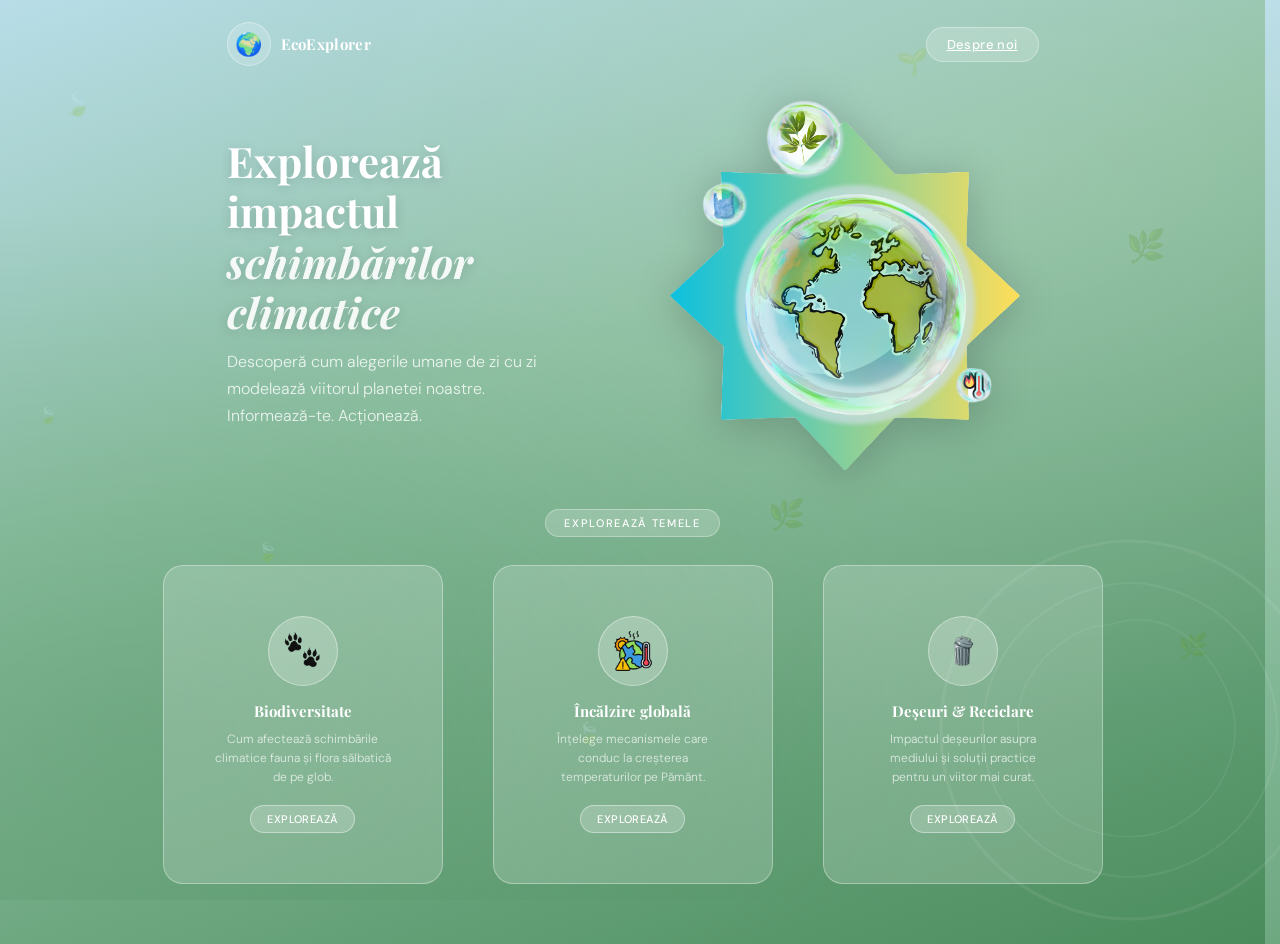
<file: index.html>
<!DOCTYPE html>
<html lang="ro">
<head>
<meta charset="UTF-8">
<meta name="viewport" content="width=device-width, initial-scale=1.0">
<title>Climate Impact</title>
<link href="https://fonts.googleapis.com/css2?family=Playfair+Display:ital,wght@0,700;1,400&family=DM+Sans:wght@300;400;500&display=swap" rel="stylesheet">
<link rel="stylesheet" href="style.css">
</head>
<body>

<!-- Floating leaves -->
<div class="leaves-bg">
  <div class="leaf">🍃</div>
  <div class="leaf">🌿</div>
  <div class="leaf">🍃</div>
  <div class="leaf">🌱</div>
  <div class="leaf">🍃</div>
  <div class="leaf">🌿</div>
  <div class="leaf">🍃</div>
  <div class="leaf">🌿</div>
</div>

<!-- Decorative swirl -->
<svg class="swirl-overlay" viewBox="0 0 400 400" fill="none" xmlns="http://www.w3.org/2000/svg">
  <path d="M200 20 C280 20, 380 80, 380 200 C380 320, 280 380, 200 380 C120 380, 20 320, 20 200 C20 80, 120 20, 200 20" stroke="white" stroke-width="3" fill="none"/>
  <path d="M200 60 C260 60, 340 110, 340 200 C340 290, 260 340, 200 340 C140 340, 60 290, 60 200 C60 110, 140 60, 200 60" stroke="white" stroke-width="2" fill="none"/>
  <path d="M180 100 Q240 80, 280 140 Q320 200, 280 260 Q240 310, 180 300 Q120 290, 100 230 Q80 170, 120 130 Q150 100, 180 100" stroke="white" stroke-width="1.5" fill="none"/>
</svg>


<div class="wrapper">

  <!-- Top bar -->
  <nav class="topbar">
    <div class="logo-badge">
      <div class="globe-icon">🌍</div>
      <div class="logo-text">
        EcoExplorer
      </div>
    </div>
   <a href="despre_noi.html" class="nav-btn">Despre noi</a>
  </nav>

  <!-- Hero -->
  <section class="hero">
    <div class="hero-text">
      <h1>Explorează impactul<br><em>schimbărilor climatice</em></h1>
      <p>Descoperă cum alegerile umane de zi cu zi modelează viitorul planetei noastre. Informează-te. Acționează.</p>
    
    </div>

    <div class="globe-area">
      <div class="globe-ring">
        <span class="globe-emoji"><img src="Copy of whatever (1).png" alt=""></span>
      </div>
    </div>
  </section>

  <!-- Section label -->
  <div class="section-label">
    <span>Explorează temele</span>
  </div>

  <!-- Cards -->
  <div class="cards-row">

    <div class="card">
      <div class="card-icon-wrap"><img src="paw_print-removebg-preview.png" alt=""></div>
      <h3>Biodiversitate</h3>
      <p>Cum afectează schimbările climatice fauna și flora sălbatică de pe glob.</p>
      <a href="biodiversitate.html" class="card-btn">Explorează</a>
    </div>

    <div class="card">
      <div class="card-icon-wrap"><img src="65c8e0c834f3232aae73b54afe00fd5b-removebg-preview.png" alt=""></div>
      <h3>Încălzire globală</h3>
      <p>Înțelege mecanismele care conduc la creșterea temperaturilor pe Pământ.</p>
      <a href="incalzire-globala.html" class="card-btn">Explorează</a>
    </div>

    <div class="card">
      <div class="card-icon-wrap"><img src="39b22a6a39babe75252fdffeebe4e103-removebg-preview.png" alt=""></div>
      <h3>Deșeuri & Reciclare</h3>
      <p>Impactul deșeurilor asupra mediului și soluții practice pentru un viitor mai curat.</p>
      <a href="deșeuri-reciclare.html" class="card-btn">Explorează</a>
    </div>

  </div>
<html>
</file>
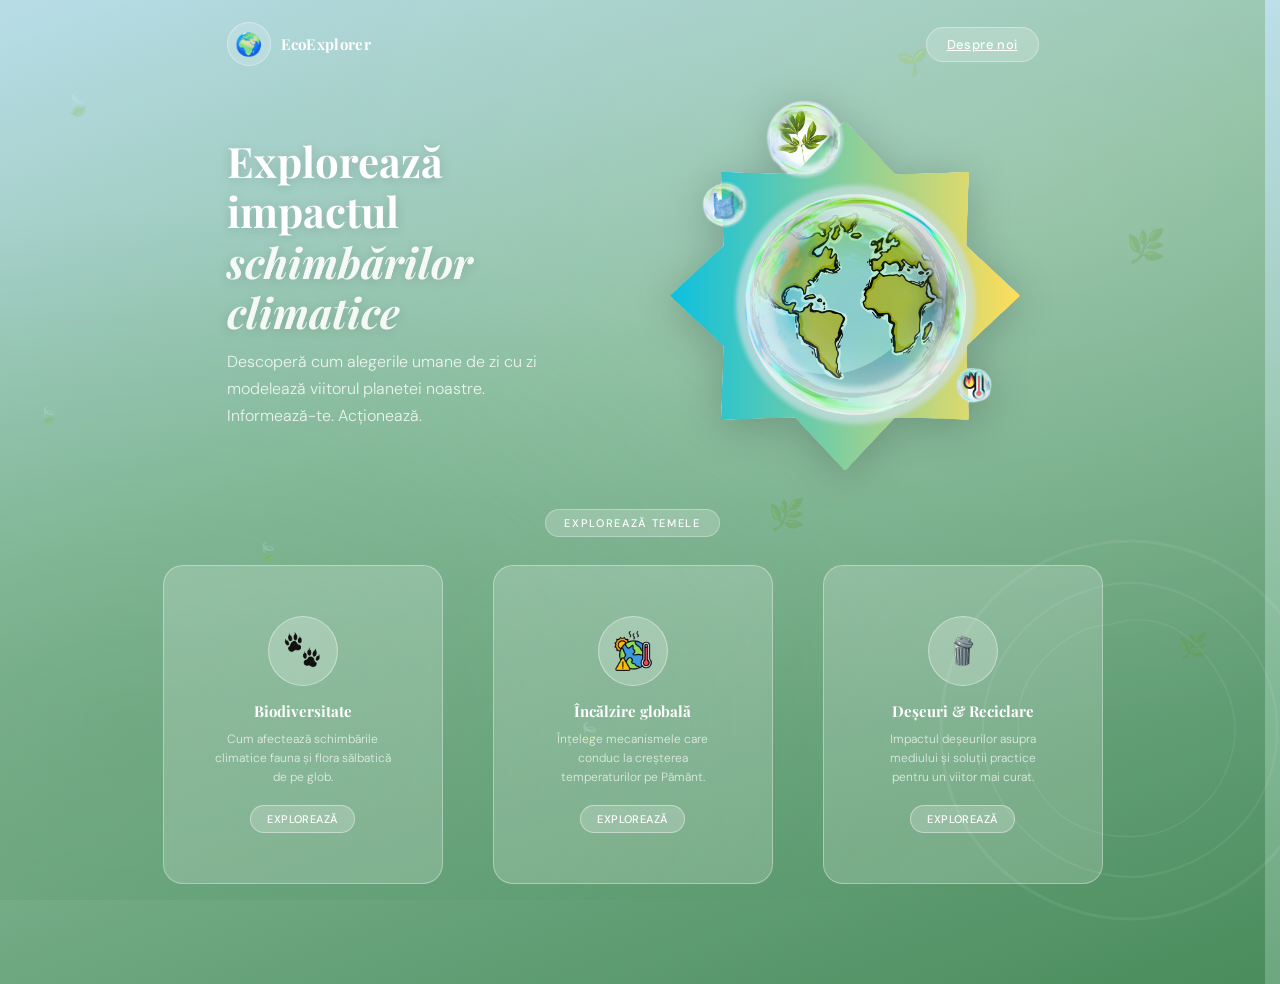
<file: index.HTML>
<!DOCTYPE html>
<html lang="ro">
<head>
<meta charset="UTF-8">
<meta name="viewport" content="width=device-width, initial-scale=1.0">
<title>Climate Impact</title>
<link href="https://fonts.googleapis.com/css2?family=Playfair+Display:ital,wght@0,700;1,400&family=DM+Sans:wght@300;400;500&display=swap" rel="stylesheet">
<link rel="stylesheet" href="style.css">
</head>
<body>

<!-- Floating leaves -->
<div class="leaves-bg">
  <div class="leaf">🍃</div>
  <div class="leaf">🌿</div>
  <div class="leaf">🍃</div>
  <div class="leaf">🌱</div>
  <div class="leaf">🍃</div>
  <div class="leaf">🌿</div>
  <div class="leaf">🍃</div>
  <div class="leaf">🌿</div>
</div>

<!-- Decorative swirl -->
<svg class="swirl-overlay" viewBox="0 0 400 400" fill="none" xmlns="http://www.w3.org/2000/svg">
  <path d="M200 20 C280 20, 380 80, 380 200 C380 320, 280 380, 200 380 C120 380, 20 320, 20 200 C20 80, 120 20, 200 20" stroke="white" stroke-width="3" fill="none"/>
  <path d="M200 60 C260 60, 340 110, 340 200 C340 290, 260 340, 200 340 C140 340, 60 290, 60 200 C60 110, 140 60, 200 60" stroke="white" stroke-width="2" fill="none"/>
  <path d="M180 100 Q240 80, 280 140 Q320 200, 280 260 Q240 310, 180 300 Q120 290, 100 230 Q80 170, 120 130 Q150 100, 180 100" stroke="white" stroke-width="1.5" fill="none"/>
</svg>

<div class="wrapper">

  <!-- Top bar -->
  <nav class="topbar">
    <div class="logo-badge">
      <div class="globe-icon">🌍</div>
      <div class="logo-text">
        EcoExplorer
      </div>
    </div>
   <a href="#despre-noi" class="nav-btn">Despre noi</a>
  </nav>

  <!-- Hero -->
  <section class="hero">
    <div class="hero-text">
      <h1>Explorează impactul<br><em>schimbărilor climatice</em></h1>
      <p>Descoperă cum alegerile umane de zi cu zi modelează viitorul planetei noastre. Informează-te. Acționează.</p>
    
    </div>

    <div class="globe-area">
      <div class="globe-ring">
        <span class="globe-emoji"><img src="Copy of whatever (1).png" alt=""></span>
      </div>
    </div>
  </section>

  <!-- Section label -->
  <div class="section-label">
    <span>Explorează temele</span>
  </div>

  <!-- Cards -->
  <div class="cards-row">

    <div class="card">
      <div class="card-icon-wrap"><img src="paw_print-removebg-preview.png" alt=""></div>
      <h3>Biodiversitate</h3>
      <p>Cum afectează schimbările climatice fauna și flora sălbatică de pe glob.</p>
      <a href="biodiversitate.html" class="card-btn">Explorează</a>
    </div>

    <div class="card">
      <div class="card-icon-wrap"><img src="65c8e0c834f3232aae73b54afe00fd5b-removebg-preview.png" alt=""></div>
      <h3>Încălzire globală</h3>
      <p>Înțelege mecanismele care conduc la creșterea temperaturilor pe Pământ.</p>
      <a href="incalzire-globala.html" class="card-btn">Explorează</a>
    </div>

    <div class="card">
      <div class="card-icon-wrap"><img src="39b22a6a39babe75252fdffeebe4e103-removebg-preview.png" alt=""></div>
      <h3>Deșeuri & Reciclare</h3>
      <p>Impactul deșeurilor asupra mediului și soluții practice pentru un viitor mai curat.</p>
      <a href="deșeuri-reciclare.html" class="card-btn">Explorează</a>
    </div>

  </div>

  <!-- Footer pills -->
  <div class="footer-strip">
  

</div>

</body>
</html>
</file>
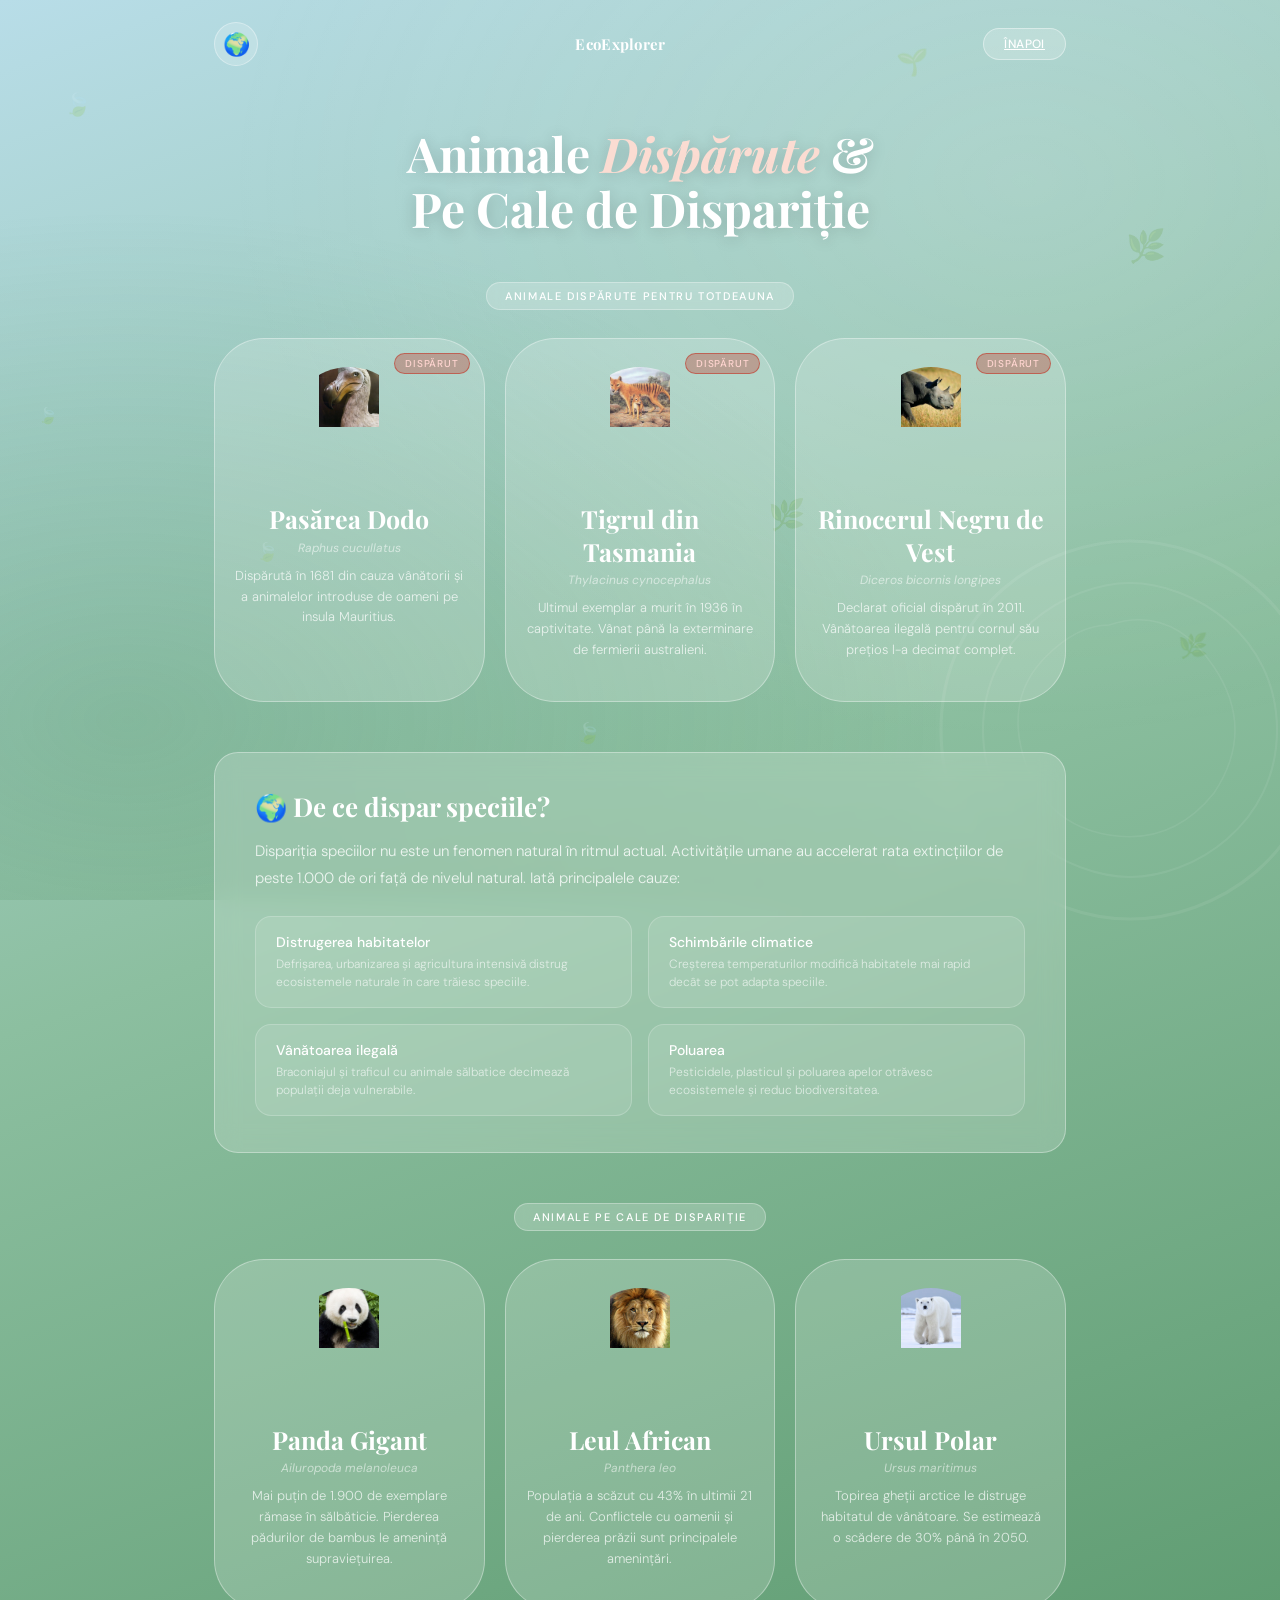
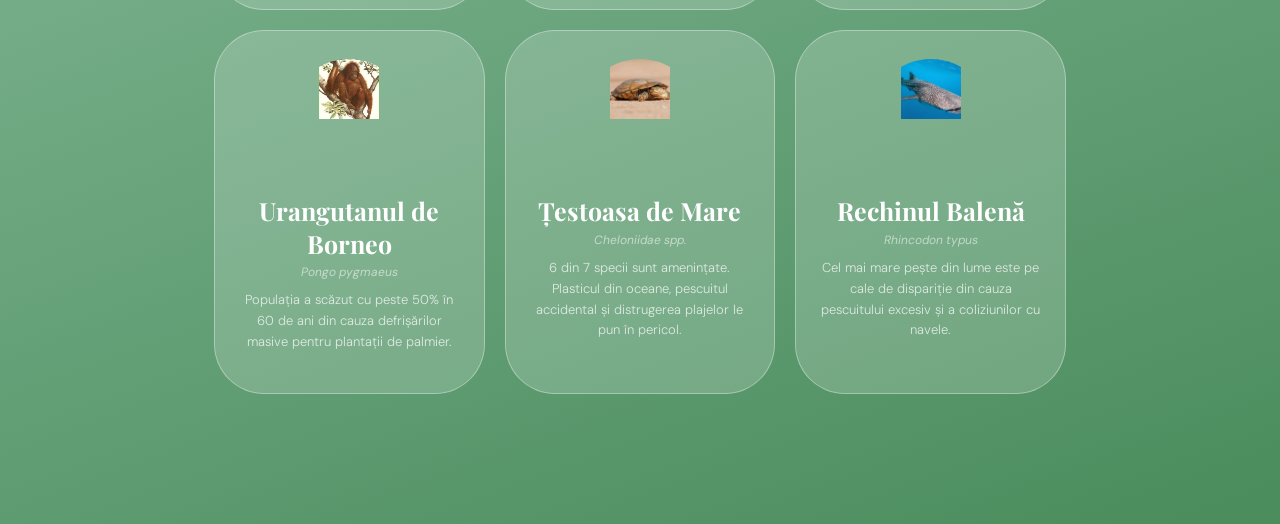
<file: biodiversitate.html>
<!DOCTYPE html>
<html lang="ro">
<head>
<meta charset="UTF-8">
<meta name="viewport" content="width=device-width, initial-scale=1.0">
<title>Animale Dispărute & Pe Cale de Dispariție</title>
<link href="https://fonts.googleapis.com/css2?family=Playfair+Display:ital,wght@0,700;1,400&family=DM+Sans:wght@300;400;500&display=swap" rel="stylesheet">
<style>
  :root {
    --green-deep: #2d5a3d;
    --green-mid: #4a8c5c;
    --green-light: #7dbf8e;
    --sky-blue: #a8d4e6;
    --gold: #c8a84b;
    --red-warn: #c0392b;
    --orange-warn: #e67e22;
    --glass-bg: rgba(255,255,255,0.18);
    --glass-border: rgba(255,255,255,0.35);
  }

  * { margin: 0; padding: 0; box-sizing: border-box; }

  body {
    font-family: 'DM Sans', sans-serif;
    background: linear-gradient(160deg, #b8dde8 0%, #8cbfa0 40%, #4a8c5c 100%);
    min-height: 100vh;
    overflow-x: hidden;
    position: relative;
  }

  body::before {
    content: '';
    position: fixed;
    inset: 0;
    background-image:
      radial-gradient(ellipse at 80% 20%, rgba(255,255,255,0.12) 0%, transparent 55%),
      radial-gradient(ellipse at 10% 80%, rgba(74,140,92,0.25) 0%, transparent 50%);
    pointer-events: none;
    z-index: 0;
  }

  /* ── Floating leaves ── */
  .leaves-bg {
    position: fixed;
    inset: 0;
    pointer-events: none;
    z-index: 0;
    overflow: hidden;
  }

  .leaf {
    position: absolute;
    font-size: 28px;
    opacity: 0.18;
    animation: floatLeaf linear infinite;
    filter: blur(0.5px);
  }
  .leaf:nth-child(1) { left: 5%;  top: 10%; font-size: 22px; animation-duration: 18s; animation-delay: 0s; }
  .leaf:nth-child(2) { left: 88%; top: 25%; font-size: 32px; animation-duration: 22s; animation-delay: -4s; }
  .leaf:nth-child(3) { left: 20%; top: 60%; font-size: 18px; animation-duration: 16s; animation-delay: -8s; }
  .leaf:nth-child(4) { left: 70%; top: 5%;  font-size: 26px; animation-duration: 24s; animation-delay: -12s; }
  .leaf:nth-child(5) { left: 45%; top: 80%; font-size: 20px; animation-duration: 20s; animation-delay: -6s; }
  .leaf:nth-child(6) { left: 92%; top: 70%; font-size: 24px; animation-duration: 19s; animation-delay: -9s; }
  .leaf:nth-child(7) { left: 3%;  top: 45%; font-size: 16px; animation-duration: 17s; animation-delay: -14s; }
  .leaf:nth-child(8) { left: 60%; top: 55%; font-size: 30px; animation-duration: 23s; animation-delay: -3s; }

  @keyframes floatLeaf {
    0%   { transform: translate(0, 0) rotate(0deg); opacity: 0.18; }
    25%  { transform: translate(15px, -20px) rotate(12deg); }
    50%  { transform: translate(-10px, -40px) rotate(-8deg); opacity: 0.12; }
    75%  { transform: translate(20px, -60px) rotate(18deg); }
    100% { transform: translate(5px, -110px) rotate(5deg); opacity: 0; }
  }

  /* ── Swirl ── */
  .swirl-overlay {
    position: fixed;
    right: -60px;
    bottom: -40px;
    width: 420px;
    height: 420px;
    opacity: 0.07;
    pointer-events: none;
    z-index: 0;
  }

  /* ── Layout ── */
  .wrapper {
    position: relative;
    z-index: 1;
    max-width: 900px;
    margin: 0 auto;
    padding: 0 24px 80px;
  }

  /* ── Topbar ── */
  .topbar {
    display: flex;
    justify-content: space-between;
    align-items: center;
    padding: 22px 0 0;
    animation: fadeDown 0.6s ease both;
  }

  .logo-badge {
    display: flex;
    align-items: center;
    gap: 10px;
    text-decoration: none;
  }

  .globe-icon {
    width: 44px;
    height: 44px;
    background: var(--glass-bg);
    border: 1px solid var(--glass-border);
    border-radius: 50%;
    display: flex;
    align-items: center;
    justify-content: center;
    font-size: 22px;
    backdrop-filter: blur(8px);
  }

  .logo-text {
    font-family: 'Playfair Display', serif;
    font-size: 15px;
    font-weight: 700;
    color: white;
    letter-spacing: 0.02em;
    line-height: 1.2;
  }

  .logo-text span {
    display: block;
    font-size: 11px;
    font-style: italic;
    font-weight: 400;
    opacity: 0.8;
  }

  .nav-btn {
    background: var(--glass-bg);
    border: 1px solid var(--glass-border);
    color: white;
    font-family: 'DM Sans', sans-serif;
    font-size: 13px;
    font-weight: 500;
    padding: 8px 20px;
    border-radius: 50px;
    cursor: pointer;
    backdrop-filter: blur(8px);
    transition: background 0.2s, transform 0.15s;
    letter-spacing: 0.03em;
  }

  .nav-btn:hover {
    background: rgba(255,255,255,0.3);
    transform: translateY(-1px);
  }

  /* ── Hero ── */
  .hero {
    padding: 60px 0 30px;
    text-align: center;
    animation: fadeUp 0.7s 0.1s ease both;
  }

  .hero-eyebrow {
    display: inline-block;
    background: rgba(192, 57, 43, 0.25);
    border: 1px solid rgba(192, 57, 43, 0.5);
    color: #ffd5d0;
    font-size: 11px;
    font-weight: 500;
    letter-spacing: 0.18em;
    text-transform: uppercase;
    padding: 6px 18px;
    border-radius: 50px;
    margin-bottom: 20px;
    backdrop-filter: blur(8px);
  }

  .hero h1 {
    font-family: 'Playfair Display', serif;
    font-size: 48px;
    font-weight: 700;
    color: white;
    line-height: 1.15;
    margin-bottom: 16px;
    text-shadow: 0 2px 16px rgba(0,0,0,0.18);
  }

  .hero h1 em {
    font-style: italic;
    color: rgba(255,220,210,0.95);
  }

  .hero p {
    font-size: 17px;
    color: rgba(255,255,255,0.82);
    font-weight: 300;
    line-height: 1.7;
    max-width: 560px;
    margin: 0 auto 30px;
  }

  /* ── Stats bar ── */
  .stats-bar {
    display: flex;
    justify-content: center;
    gap: 12px;
    flex-wrap: wrap;
    margin-bottom: 50px;
    animation: fadeUp 0.7s 0.2s ease both;
  }

  .stat-pill {
    background: var(--glass-bg);
    border: 1px solid var(--glass-border);
    color: white;
    font-size: 13px;
    font-weight: 400;
    padding: 8px 20px;
    border-radius: 50px;
    backdrop-filter: blur(8px);
    display: flex;
    align-items: center;
    gap: 8px;
  }

  .stat-pill strong {
    font-weight: 700;
    font-size: 15px;
  }

  .stat-pill.danger {
    background: rgba(192, 57, 43, 0.22);
    border-color: rgba(192, 57, 43, 0.45);
    color: #ffd5d0;
  }

  .stat-pill.warning {
    background: rgba(230, 126, 34, 0.22);
    border-color: rgba(230, 126, 34, 0.45);
    color: #ffe0c0;
  }

  /* ── Section label ── */
  .section-label {
    text-align: center;
    margin: 0 0 28px;
  }

  .section-label span {
    display: inline-block;
    background: rgba(255,255,255,0.2);
    border: 1px solid rgba(255,255,255,0.3);
    color: white;
    font-size: 11px;
    font-weight: 500;
    letter-spacing: 0.15em;
    text-transform: uppercase;
    padding: 6px 18px;
    border-radius: 50px;
    backdrop-filter: blur(8px);
  }

  /* ── Animal cards grid ── */
  .cards-row {
    display: grid;
    grid-template-columns: repeat(3, 1fr);
    gap: 20px;
    margin-bottom: 50px;
    animation: fadeUp 0.8s 0.3s ease both;
  }

  .card {
    background: var(--glass-bg);
    border: 1px solid var(--glass-border);
    border-radius: 50px;
    padding: 28px 20px 22px;
    backdrop-filter: blur(12px);
    transition: transform 0.25s, box-shadow 0.25s, background 0.25s;
    position: relative;
    overflow: hidden;
    text-align: center;
  }

  .card::before {
    content: '';
    position: absolute;
    top: 0; left: 0; right: 0;
    height: 3px;
    opacity: 0;
    transition: opacity 0.2s;
  }

  .card.extinct::before  { background: linear-gradient(90deg, transparent, rgba(192,57,43,0.8), transparent); }
  .card.critical::before { background: linear-gradient(90deg, transparent, rgba(230,126,34,0.8), transparent); }
  .card.endangered::before { background: linear-gradient(90deg, transparent, rgba(200,168,75,0.8), transparent); }

  .card:hover {
    transform: translateY(-6px);
    background: rgba(255,255,255,0.26);
    box-shadow: 0 16px 48px rgba(0,0,0,0.2);
  }

  .card:hover::before { opacity: 1; }

  /* Status badge */
  .status-badge {
    position: absolute;
    top: 14px;
    right: 14px;
    font-size: 10px;
    font-weight: 500;
    padding: 3px 10px;
    border-radius: 50px;
    letter-spacing: 0.08em;
    text-transform: uppercase;
  }

  .status-badge.extinct {
    background: rgba(192, 57, 43, 0.35);
    border: 1px solid rgba(192, 57, 43, 0.6);
    color: #ffd5d0;
  }

  .status-badge.critical {
    background: rgba(230, 126, 34, 0.35);
    border: 1px solid rgba(230, 126, 34, 0.6);
    color: #ffe0c0;
  }

  .status-badge.endangered {
    background: rgba(200, 168, 75, 0.35);
    border: 1px solid rgba(200,168,75,0.6);
    color: #fff5cc;
  }

  
  .card-icon-wrap {
  width: 120px;   /* 🔽 mai mic cercul */
  height: 120px;
  margin: 0 auto 16px;
  border-radius: 50%;
  overflow: hidden;
}

.card-icon-wrap img {
  width: 100%;
  height: 100%;
  object-fit: cover;
}
   
    .card-icon-wrap img {
    width: 50%;       
    height: 50%;      
    object-fit: cover;  
}
    
    


  .card:hover .card-icon-wrap {
    transform: scale(1.1) rotate(-5deg);
  }

  .card h3 {
    font-family: 'Playfair Display', serif;
    font-size: 25px;
    font-weight: 700;
    color: white;
    margin-bottom: 4px;
    line-height: 1.3;
  }

  .card .scientific {
    font-size: 12px;
    font-style: italic;
    color: rgba(255,255,255,0.55);
    margin-bottom: 10px;
  }

  .card p {
    font-size: 13px;
    color: rgba(255,255,255,0.75);
    line-height: 1.6;
    margin-bottom: 18px;
    font-weight: 300;
  }

  .card-btn {
    display: inline-block;
    background: rgba(255,255,255,0.2);
    border: 1px solid rgba(255,255,255,0.4);
    color: white;
    font-family: 'DM Sans', sans-serif;
    font-size: 12px;
    font-weight: 500;
    padding: 7px 20px;
    border-radius: 50px;
    cursor: pointer;
    transition: background 0.2s;
    letter-spacing: 0.04em;
    text-transform: uppercase;
  }

  .card-btn:hover { background: rgba(255,255,255,0.35); }

  /* ── Wide info card ── */
  .info-card {
    background: var(--glass-bg);
    border: 1px solid var(--glass-border);
    border-radius: 24px;
    padding: 36px 40px;
    backdrop-filter: blur(12px);
    margin-bottom: 50px;
    animation: fadeUp 0.8s 0.4s ease both;
  }

  .info-card h2 {
    font-family: 'Playfair Display', serif;
    font-size: 26px;
    font-weight: 700;
    color: white;
    margin-bottom: 14px;
  }

  .info-card p {
    font-size: 15px;
    color: rgba(255,255,255,0.82);
    line-height: 1.8;
    font-weight: 300;
    margin-bottom: 12px;
  }

  .info-card p:last-child { margin-bottom: 0; }

  .causes-grid {
    display: grid;
    grid-template-columns: repeat(2, 1fr);
    gap: 16px;
    margin-top: 24px;
  }

  .cause-item {
    background: rgba(255,255,255,0.1);
    border: 1px solid rgba(255,255,255,0.2);
    border-radius: 16px;
    padding: 16px 20px;
    display: flex;
    align-items: flex-start;
    gap: 12px;
  }

  .cause-icon {
    font-size: 28px;
    flex-shrink: 0;
    margin-top: 2px;
  }

  .cause-item h4 {
    font-size: 14px;
    font-weight: 500;
    color: white;
    margin-bottom: 4px;
  }

  .cause-item p {
    font-size: 12px;
    color: rgba(255,255,255,0.65);
    line-height: 1.5;
    margin-bottom: 0;
  }

  /* ── Second cards section ── */
  .cards-row-2 {
    display: grid;
    grid-template-columns: repeat(3, 1fr);
    gap: 20px;
    margin-bottom: 50px;
    animation: fadeUp 0.8s 0.5s ease both;
  }

  /* ── Footer pills ── */
  .footer-strip {
    display: flex;
    justify-content: center;
    gap: 8px;
    flex-wrap: wrap;
    animation: fadeUp 0.8s 0.6s ease both;
  }

  .footer-pill {
    background: rgba(255,255,255,0.14);
    border: 1px solid rgba(255,255,255,0.25);
    color: rgba(255,255,255,0.7);
    font-size: 12px;
    padding: 6px 16px;
    border-radius: 50px;
    backdrop-filter: blur(4px);
    display: flex;
    align-items: center;
    gap: 6px;
  }

  .footer-pill .dot {
    width: 6px;
    height: 6px;
    border-radius: 50%;
    background: var(--green-light);
  }

  /* ── Animations ── */
  @keyframes fadeDown {
    from { opacity: 0; transform: translateY(-16px); }
    to   { opacity: 1; transform: translateY(0); }
  }

  @keyframes fadeUp {
    from { opacity: 0; transform: translateY(20px); }
    to   { opacity: 1; transform: translateY(0); }
  }

  /* ── Responsive ── */
  @media (max-width: 700px) {
    .hero h1 { font-size: 32px; }
    .cards-row,
    .cards-row-2 { grid-template-columns: 1fr; }
    .causes-grid { grid-template-columns: 1fr; }
    .info-card { padding: 24px 20px; }
  }
</style>
</head>
<body>

<!-- Floating leaves -->
<div class="leaves-bg">
  <div class="leaf">🍃</div>
  <div class="leaf">🌿</div>
  <div class="leaf">🍃</div>
  <div class="leaf">🌱</div>
  <div class="leaf">🍃</div>
  <div class="leaf">🌿</div>
  <div class="leaf">🍃</div>
  <div class="leaf">🌿</div>
</div>

<!-- Swirl -->
<svg class="swirl-overlay" viewBox="0 0 400 400" fill="none" xmlns="http://www.w3.org/2000/svg">
  <path d="M200 20 C280 20, 380 80, 380 200 C380 320, 280 380, 200 380 C120 380, 20 320, 20 200 C20 80, 120 20, 200 20" stroke="white" stroke-width="3" fill="none"/>
  <path d="M200 60 C260 60, 340 110, 340 200 C340 290, 260 340, 200 340 C140 340, 60 290, 60 200 C60 110, 140 60, 200 60" stroke="white" stroke-width="2" fill="none"/>
  <path d="M180 100 Q240 80, 280 140 Q320 200, 280 260 Q240 310, 180 300 Q120 290, 100 230 Q80 170, 120 130 Q150 100, 180 100" stroke="white" stroke-width="1.5" fill="none"/>
</svg>

<div class="wrapper">

  <!-- Top bar -->
  <nav class="topbar">
<div class="globe-icon">🌍</div>
      <div class="logo-text">
        EcoExplorer
        <span></span>
      </div>
    </a>
    <a href="index.html" class="card-btn">Înapoi </a>
  </nav>

  <!-- Hero -->
  <section class="hero">
    
    <h1>Animale <em>Dispărute</em> &<br>Pe Cale de Dispariție</h1>
  </section>


  <!-- Section: Extinct -->
  <div class="section-label">
    <span>Animale dispărute pentru totdeauna</span>
  </div>

  <div class="cards-row">

    <div class="card extinct">
      <div class="status-badge extinct">Dispărut</div>
      <div class="card-icon-wrap"><img src="Bird of terror.jpg" alt=""></div>
      <h3>Pasărea Dodo</h3>
      <div class="scientific">Raphus cucullatus</div>
      <p>Dispărută în 1681 din cauza vânătorii și a animalelor introduse de oameni pe insula Mauritius.</p>
     
    </div>

    <div class="card extinct">
      <div class="status-badge extinct">Dispărut</div>
      <div class="card-icon-wrap"><img src="A kanuna and his offspring.jpg" alt=""></div>
      <h3>Tigrul din Tasmania</h3>
      <div class="scientific">Thylacinus cynocephalus</div>
      <p>Ultimul exemplar a murit în 1936 în captivitate. Vânat până la exterminare de fermierii australieni.</p>
      
    </div>

    <div class="card extinct">
      <div class="status-badge extinct">Dispărut</div>
      <div class="card-icon-wrap"><img src="Which Badass Woman from History Are You_.jpg"></div>
      <h3>Rinocerul Negru de Vest</h3>
      <div class="scientific">Diceros bicornis longipes</div>
      <p>Declarat oficial dispărut în 2011. Vânătoarea ilegală pentru cornul său prețios l-a decimat complet.</p>
      
    </div>

  </div>

  <!-- Info card: Causes -->
  <div class="info-card">
    <h2>🌍 De ce dispar speciile?</h2>
    <p>Dispariția speciilor nu este un fenomen natural în ritmul actual. Activitățile umane au accelerat rata extincțiilor de peste 1.000 de ori față de nivelul natural. Iată principalele cauze:</p>
    <div class="causes-grid">
      <div class="cause-item">
        
        <div>
          <h4>Distrugerea habitatelor</h4>
          <p>Defrișarea, urbanizarea și agricultura intensivă distrug ecosistemele naturale în care trăiesc speciile.</p>
        </div>
      </div>
      <div class="cause-item">
       
        <div>
          <h4>Schimbările climatice</h4>
          <p>Creșterea temperaturilor modifică habitatele mai rapid decât se pot adapta speciile.</p>
        </div>
      </div>
      <div class="cause-item">
       
        <div>
          <h4>Vânătoarea ilegală</h4>
          <p>Braconiajul și traficul cu animale sălbatice decimează populații deja vulnerabile.</p>
        </div>
      </div>
      <div class="cause-item">
       
        <div>
          <h4>Poluarea</h4>
          <p>Pesticidele, plasticul și poluarea apelor otrăvesc ecosistemele și reduc biodiversitatea.</p>
        </div>
      </div>
    </div>
  </div>

  <!-- Section: Endangered -->
  <div class="section-label">
    <span>Animale pe cale de dispariție</span>
  </div>

  <div class="cards-row-2">

    <div class="card critical">
      
      <div class="card-icon-wrap"><img src="A giant panda stock photo_ Image of asian, green, environment - 9983940.jpg" alt=""></div>
      <h3>Panda Gigant</h3>
      <div class="scientific">Ailuropoda melanoleuca</div>
      <p>Mai puțin de 1.900 de exemplare rămase în sălbăticie. Pierderea pădurilor de bambus le amenință supraviețuirea.</p>
      
    </div>

    <div class="card critical">
      
      <div class="card-icon-wrap"><img src="African Lion, Male, _Izu_.jpg" alt=""></div>
      <h3>Leul African</h3>
      <div class="scientific">Panthera leo</div>
      <p>Populația a scăzut cu 43% în ultimii 21 de ani. Conflictele cu oamenii și pierderea prăzii sunt principalele amenințări.</p>
      
    </div>

    <div class="card endangered">
     
      <div class="card-icon-wrap"><img src="Polar Bear Photo Safari _ Polar Bear Tours _ Churchill Wild.jpg" alt=""></div>
      <h3>Ursul Polar</h3>
      <div class="scientific">Ursus maritimus</div>
      <p>Topirea gheții arctice le distruge habitatul de vânătoare. Se estimează o scădere de 30% până în 2050.</p>
      
    </div>

    <div class="card critical">
      
      <div class="card-icon-wrap"><img src="Orang.jpg" alt=""></div>
      <h3>Urangutanul de Borneo</h3>
      <div class="scientific">Pongo pygmaeus</div>
      <p>Populația a scăzut cu peste 50% în 60 de ani din cauza defrișărilor masive pentru plantații de palmier.</p>
      
    </div>

    <div class="card endangered">
      
      <div class="card-icon-wrap"><img src="download (4).jpg" alt=""></div>
      <h3>Țestoasa de Mare</h3>
      <div class="scientific">Cheloniidae spp.</div>
      <p>6 din 7 specii sunt amenințate. Plasticul din oceane, pescuitul accidental și distrugerea plajelor le pun în pericol.</p>
      
    </div>

    <div class="card critical">
      
      <div class="card-icon-wrap"><img src="Whale Shark.jpg" alt=""></div>
      <h3>Rechinul Balenă</h3>
      <div class="scientific">Rhincodon typus</div>
      <p>Cel mai mare pește din lume este pe cale de dispariție din cauza pescuitului excesiv și a coliziunilor cu navele.</p>
      
    </div>

  </div>

  <!-- Footer pills -->
  <div class="footer-strip">
    
 
    
</div>

</body>
</html>
</file>
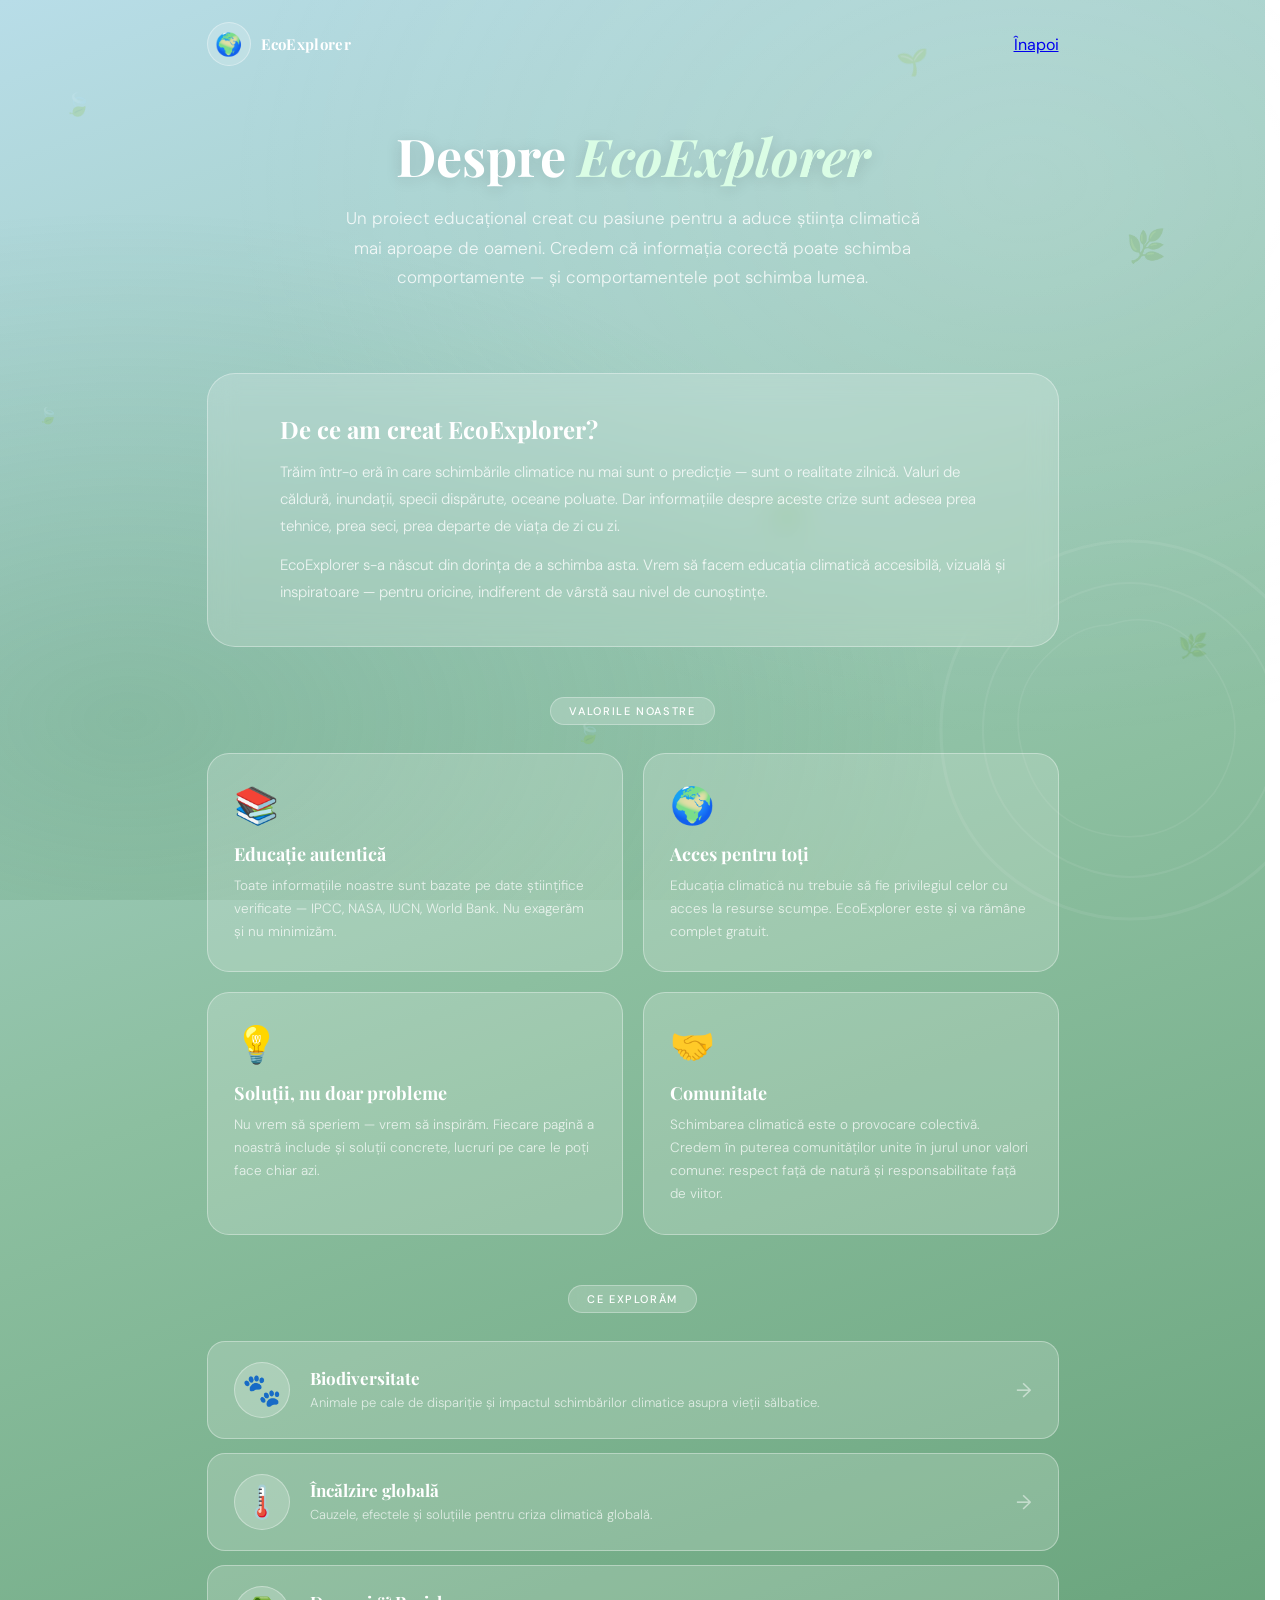
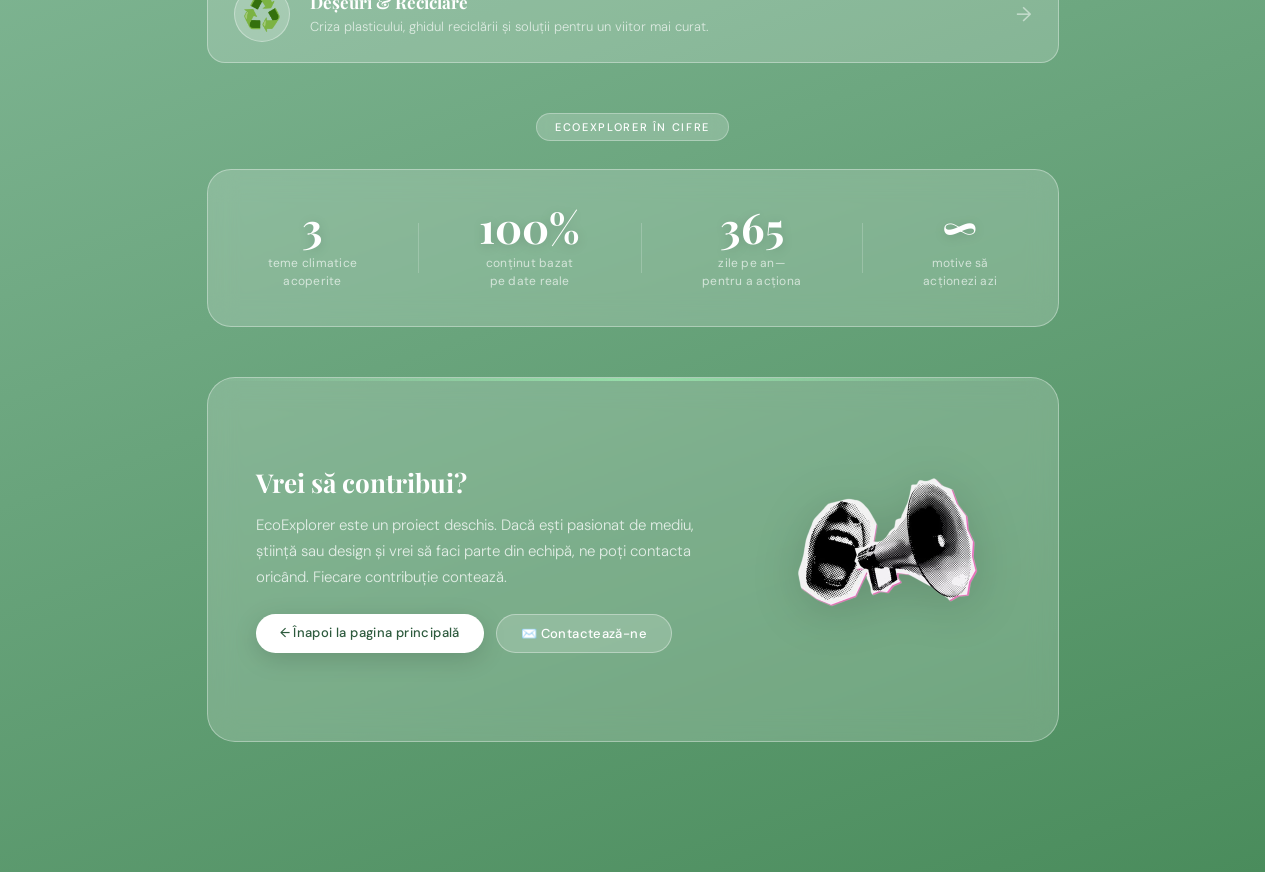
<file: despre_noi.html>
<!DOCTYPE html>
<html lang="ro">
<head>
<meta charset="UTF-8">
<meta name="viewport" content="width=device-width, initial-scale=1.0">
<title>Despre Noi – EcoExplorer</title>
<link href="https://fonts.googleapis.com/css2?family=Playfair+Display:ital,wght@0,700;1,400&family=DM+Sans:wght@300;400;500&display=swap" rel="stylesheet">
<link rel="stylesheet" href="despre_noi.css">
</head>
<body>

<!-- Floating leaves -->
<div class="leaves-bg">
  <div class="leaf">🍃</div>
  <div class="leaf">🌿</div>
  <div class="leaf">🍃</div>
  <div class="leaf">🌱</div>
  <div class="leaf">🍃</div>
  <div class="leaf">🌿</div>
  <div class="leaf">🍃</div>
  <div class="leaf">🌿</div>
</div>

<!-- Decorative swirl -->
<svg class="swirl-overlay" viewBox="0 0 400 400" fill="none" xmlns="http://www.w3.org/2000/svg">
  <path d="M200 20 C280 20, 380 80, 380 200 C380 320, 280 380, 200 380 C120 380, 20 320, 20 200 C20 80, 120 20, 200 20" stroke="white" stroke-width="3" fill="none"/>
  <path d="M200 60 C260 60, 340 110, 340 200 C340 290, 260 340, 200 340 C140 340, 60 290, 60 200 C60 110, 140 60, 200 60" stroke="white" stroke-width="2" fill="none"/>
  <path d="M180 100 Q240 80, 280 140 Q320 200, 280 260 Q240 310, 180 300 Q120 290, 100 230 Q80 170, 120 130 Q150 100, 180 100" stroke="white" stroke-width="1.5" fill="none"/>
</svg>

<div class="wrapper">

  <!-- Topbar -->
  <nav class="topbar">
    <a class="logo-badge" href="index.html">
      <div class="globe-icon">🌍</div>
      <div class="logo-text">
        EcoExplorer
        
      </div>
    </a>
    <a href="index.html" class="card-btn">Înapoi </a>
  </nav>

  <!-- Hero -->
  <section class="hero">

    <h1>Despre <em>EcoExplorer</em></h1>
    <p>Un proiect educațional creat cu pasiune pentru a aduce știința climatică mai aproape de oameni. Credem că informația corectă poate schimba comportamente — și comportamentele pot schimba lumea.</p>
  </section>

  <!-- Mission card -->
  <div class="mission-card">
    <div class="mission-icon"></div>
    <div class="mission-content">
      <h2>De ce am creat EcoExplorer?</h2>
      <p>Trăim într-o eră în care schimbările climatice nu mai sunt o predicție — sunt o realitate zilnică. Valuri de căldură, inundații, specii dispărute, oceane poluate. Dar informațiile despre aceste crize sunt adesea prea tehnice, prea seci, prea departe de viața de zi cu zi.</p>
      <p>EcoExplorer s-a născut din dorința de a schimba asta. Vrem să facem educația climatică accesibilă, vizuală și inspiratoare — pentru oricine, indiferent de vârstă sau nivel de cunoștințe.</p>
    </div>
  </div>

  <!-- Values section -->
  <div class="section-label">
    <span>Valorile noastre</span>
  </div>

  <div class="values-grid">
    <div class="value-card">
      <div class="value-icon">📚</div>
      <h3>Educație autentică</h3>
      <p>Toate informațiile noastre sunt bazate pe date științifice verificate — IPCC, NASA, IUCN, World Bank. Nu exagerăm și nu minimizăm.</p>
    </div>
    <div class="value-card">
      <div class="value-icon">🌍</div>
      <h3>Acces pentru toți</h3>
      <p>Educația climatică nu trebuie să fie privilegiul celor cu acces la resurse scumpe. EcoExplorer este și va rămâne complet gratuit.</p>
    </div>
    <div class="value-card">
      <div class="value-icon">💡</div>
      <h3>Soluții, nu doar probleme</h3>
      <p>Nu vrem să speriem — vrem să inspirăm. Fiecare pagină a noastră include și soluții concrete, lucruri pe care le poți face chiar azi.</p>
    </div>
    <div class="value-card">
      <div class="value-icon">🤝</div>
      <h3>Comunitate</h3>
      <p>Schimbarea climatică este o provocare colectivă. Credem în puterea comunităților unite în jurul unor valori comune: respect față de natură și responsabilitate față de viitor.</p>
    </div>
  </div>

  <!-- Topics we cover -->
  <div class="section-label">
    <span>Ce explorăm</span>
  </div>

  <div class="topics-row">
    <a href="biodiversitate.html" class="topic-card">
      <div class="topic-icon">🐾</div>
      <div class="topic-text">
        <h4>Biodiversitate</h4>
        <p>Animale pe cale de dispariție și impactul schimbărilor climatice asupra vieții sălbatice.</p>
      </div>
      <div class="topic-arrow">→</div>
    </a>
    <a href="incalzire-globala.html" class="topic-card">
      <div class="topic-icon">🌡️</div>
      <div class="topic-text">
        <h4>Încălzire globală</h4>
        <p>Cauzele, efectele și soluțiile pentru criza climatică globală.</p>
      </div>
      <div class="topic-arrow">→</div>
    </a>
    <a href="deșeuri-reciclare.html" class="topic-card">
      <div class="topic-icon">♻️</div>
      <div class="topic-text">
        <h4>Deșeuri & Reciclare</h4>
        <p>Criza plasticului, ghidul reciclării și soluții pentru un viitor mai curat.</p>
      </div>
      <div class="topic-arrow">→</div>
    </a>
  </div>

  <!-- Stats about the project -->
  <div class="section-label">
    <span>EcoExplorer în cifre</span>
  </div>

  <div class="stats-band">
    <div class="stat-item">
      <div class="stat-num">3</div>
      <div class="stat-desc">teme climatice<br>acoperite</div>
    </div>
    <div class="stat-divider"></div>
    <div class="stat-item">
      <div class="stat-num">100%</div>
      <div class="stat-desc">conținut bazat<br>pe date reale</div>
    </div>
    <div class="stat-divider"></div>
    <div class="stat-item">
      <div class="stat-num">365 </div>
      <div class="stat-desc">zile pe an—<br>pentru a
acționa</div>
    </div>
    <div class="stat-divider"></div>
    <div class="stat-item">
      <div class="stat-num">∞</div>
      <div class="stat-desc">motive să<br>acționezi azi</div>
    </div>
  </div>

  <!-- Call to action -->
  <div class="cta-card">
    <div class="cta-content">
      <h2>Vrei să contribui?</h2>
      <p>EcoExplorer este un proiect deschis. Dacă ești pasionat de mediu, știință sau design și vrei să faci parte din echipă, ne poți contacta oricând. Fiecare contribuție contează.</p>
      <div class="cta-btns">
        <a href="index.html" class="cta-btn primary">← Înapoi la pagina principală</a>
        <a href="mailto:vitaliecatirau1@gmail.com" class="cta-btn secondary">✉️ Contactează-ne</a>
      </div>
    </div>
    <div class="cta-deco"><img src="download-removebg-preview (1).png" alt=""></div>
  </div>

  <!-- Footer pills -->
  <div class="footer-strip">

  </div>

</div>
</body>
</html>
</file>
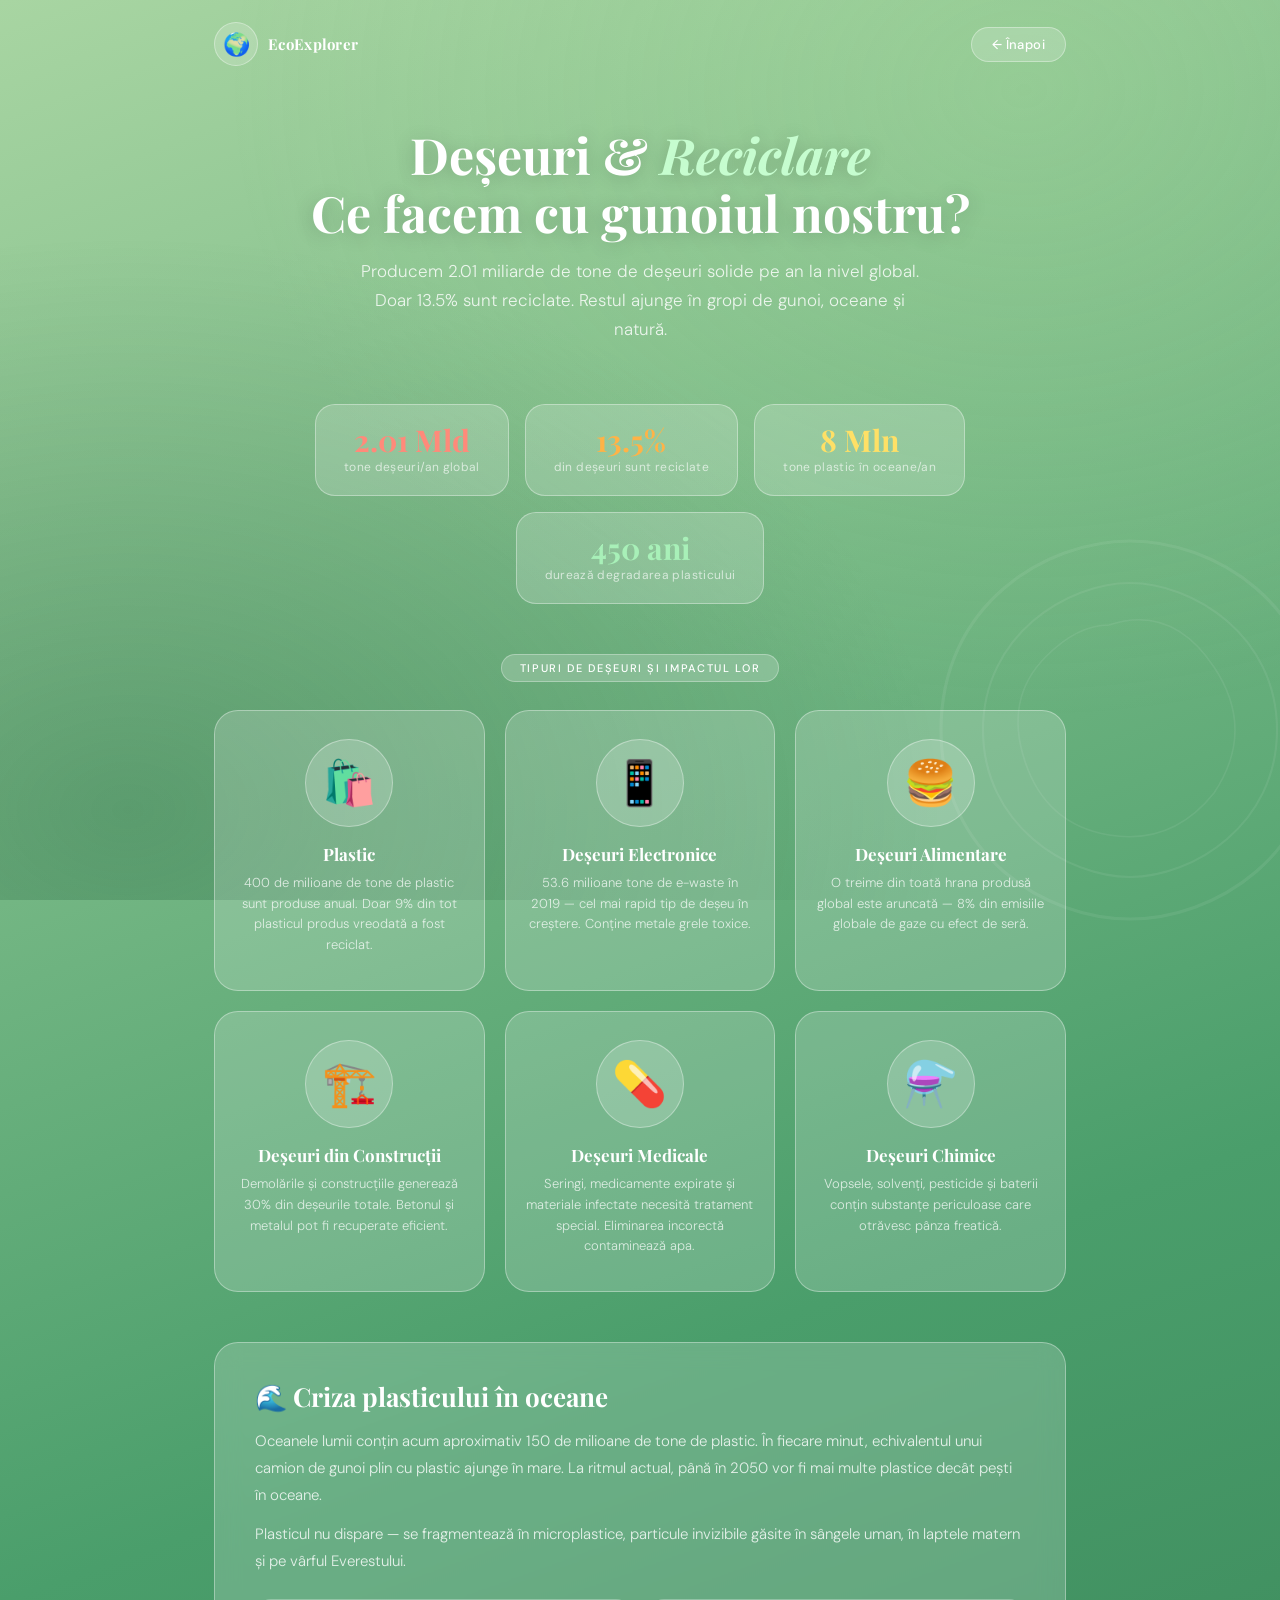
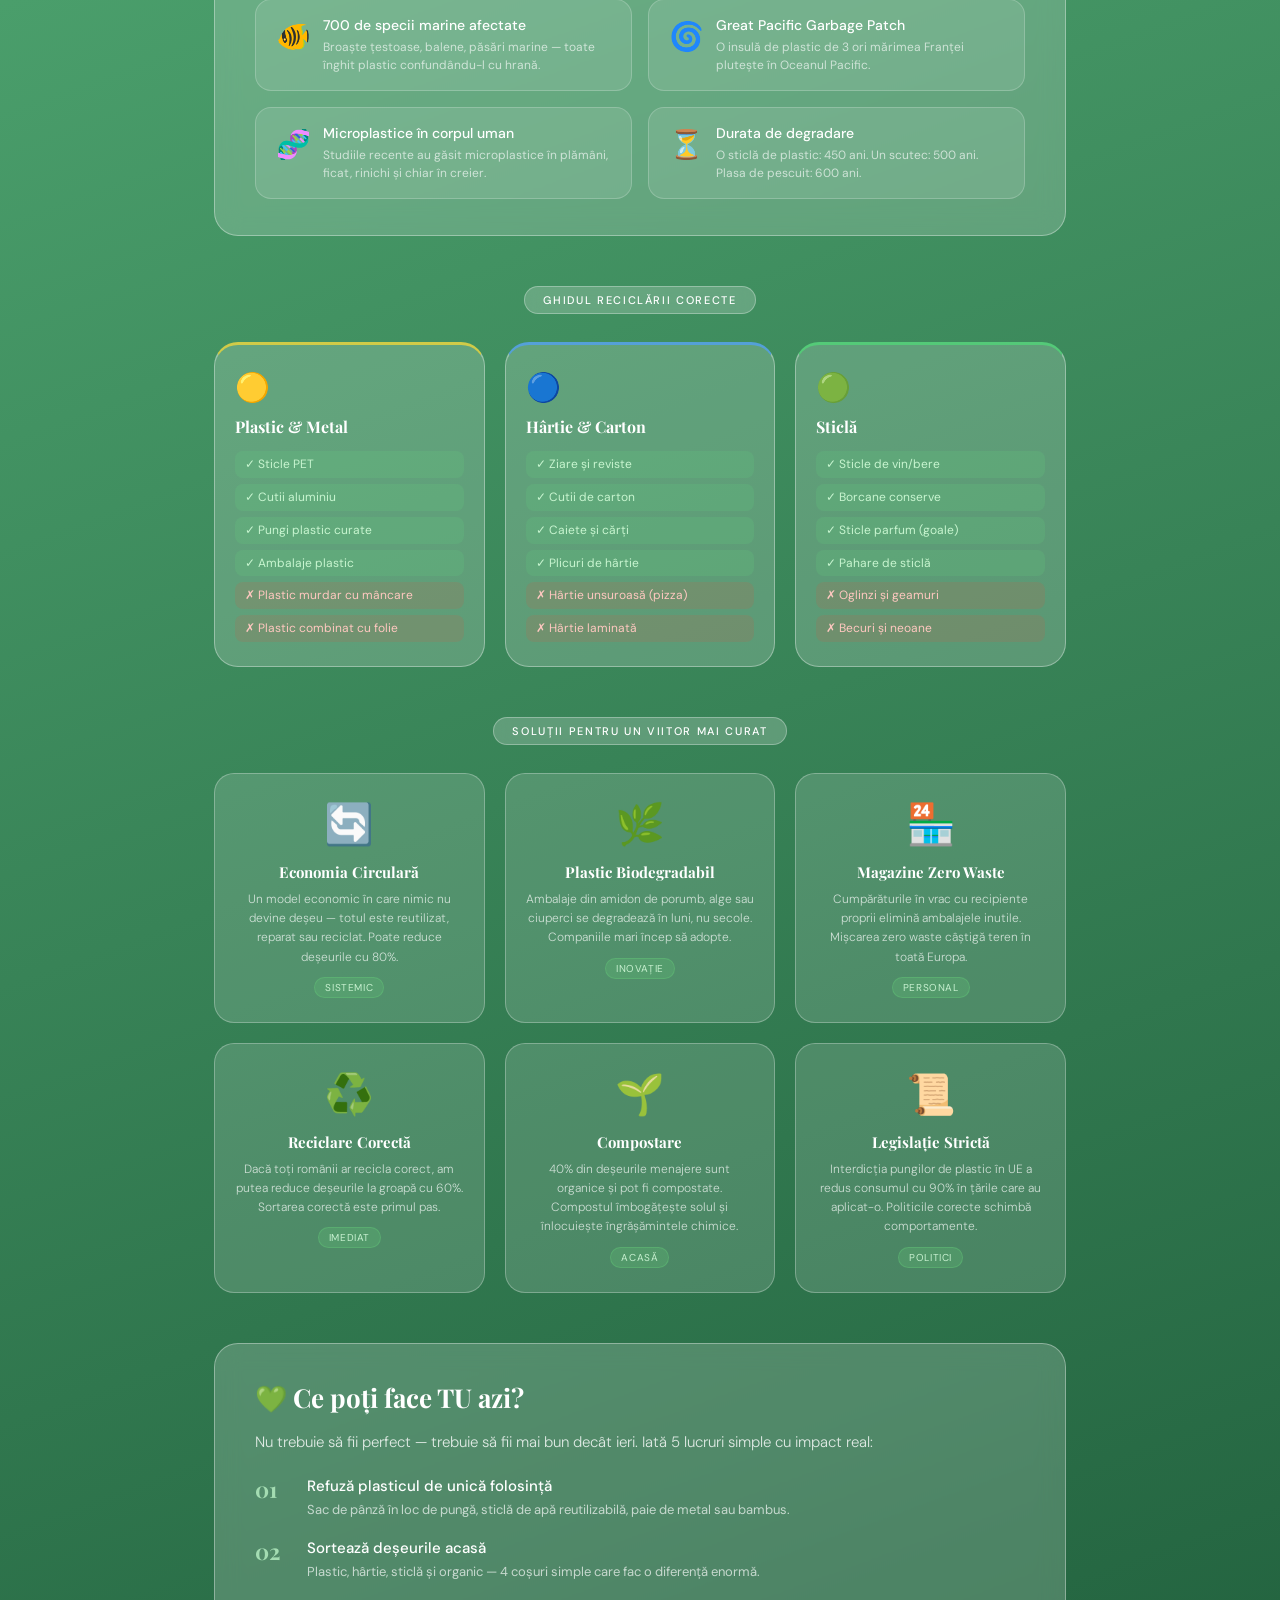
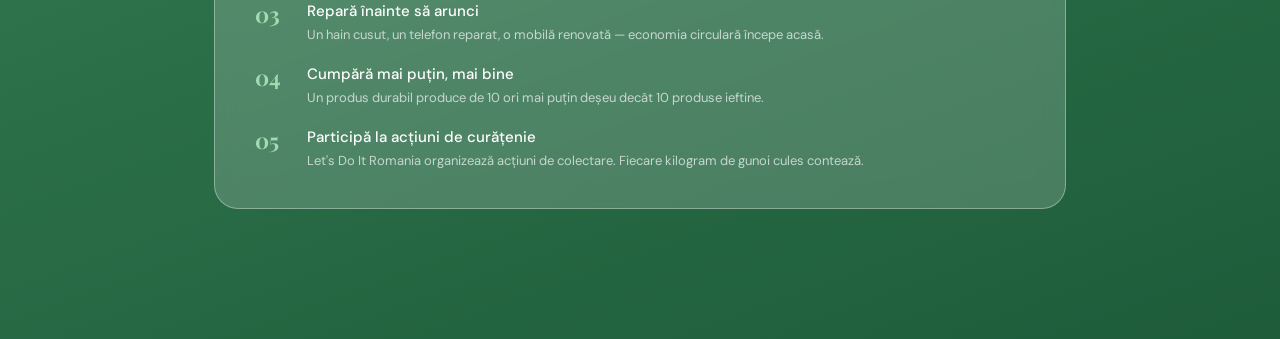
<file: deșeuri-reciclare.html>
<!DOCTYPE html>
<html lang="ro">
<head>
<meta charset="UTF-8">
<meta name="viewport" content="width=device-width, initial-scale=1.0">
<title>Deșeuri & Reciclare – EcoExplorer</title>
<link href="https://fonts.googleapis.com/css2?family=Playfair+Display:ital,wght@0,700;1,400&family=DM+Sans:wght@300;400;500&display=swap" rel="stylesheet">
<style>
:root {
  --glass-bg: rgba(255,255,255,0.18);
  --glass-border: rgba(255,255,255,0.35);
  --green-light: #7dbf8e;
}
* { margin: 0; padding: 0; box-sizing: border-box; }
body {
  font-family: 'DM Sans', sans-serif;
  background: linear-gradient(160deg, #a8d5a2 0%, #4a9e6b 40%, #1e5c3a 100%);
  min-height: 100vh;
  overflow-x: hidden;
  position: relative;
}
body::before {
  content: '';
  position: fixed;
  inset: 0;
  background-image:
    radial-gradient(ellipse at 80% 10%, rgba(180,230,160,0.2) 0%, transparent 55%),
    radial-gradient(ellipse at 10% 90%, rgba(30,92,58,0.3) 0%, transparent 50%);
  pointer-events: none;
  z-index: 0;
}
.bubbles-bg { position: fixed; inset: 0; pointer-events: none; z-index: 0; overflow: hidden; }
.bubble { position: absolute; border-radius: 50%; border: 1.5px solid rgba(255,255,255,0.25); animation: floatBubble linear infinite; opacity: 0; }
.bubble:nth-child(1)  { left: 10%; width: 30px; height: 30px; animation-duration: 14s; animation-delay: 0s; }
.bubble:nth-child(2)  { left: 25%; width: 18px; height: 18px; animation-duration: 18s; animation-delay: -3s; }
.bubble:nth-child(3)  { left: 42%; width: 40px; height: 40px; animation-duration: 22s; animation-delay: -7s; }
.bubble:nth-child(4)  { left: 58%; width: 22px; height: 22px; animation-duration: 16s; animation-delay: -11s; }
.bubble:nth-child(5)  { left: 73%; width: 35px; height: 35px; animation-duration: 20s; animation-delay: -4s; }
.bubble:nth-child(6)  { left: 86%; width: 14px; height: 14px; animation-duration: 12s; animation-delay: -8s; }
.bubble:nth-child(7)  { left: 5%;  width: 24px; height: 24px; animation-duration: 19s; animation-delay: -14s; }
.bubble:nth-child(8)  { left: 65%; width: 16px; height: 16px; animation-duration: 15s; animation-delay: -2s; }
.bubble:nth-child(9)  { left: 90%; width: 28px; height: 28px; animation-duration: 24s; animation-delay: -9s; }
.bubble:nth-child(10) { left: 35%; width: 12px; height: 12px; animation-duration: 13s; animation-delay: -5s; }
@keyframes floatBubble {
  0%   { transform: translateY(110vh) scale(0.8); opacity: 0; }
  10%  { opacity: 0.5; }
  50%  { transform: translateY(45vh) scale(1.05); opacity: 0.3; }
  90%  { opacity: 0.1; }
  100% { transform: translateY(-10vh) scale(0.9); opacity: 0; }
}
.swirl-overlay { position: fixed; right: -60px; bottom: -40px; width: 420px; height: 420px; opacity: 0.07; pointer-events: none; z-index: 0; }
.wrapper { position: relative; z-index: 1; max-width: 900px; margin: 0 auto; padding: 0 24px 80px; }

/* Topbar */
.topbar { display: flex; justify-content: space-between; align-items: center; padding: 22px 0 0; animation: fadeDown 0.6s ease both; }
.logo-badge { display: flex; align-items: center; gap: 10px; text-decoration: none; }
.globe-icon { width: 44px; height: 44px; background: var(--glass-bg); border: 1px solid var(--glass-border); border-radius: 50%; display: flex; align-items: center; justify-content: center; font-size: 22px; backdrop-filter: blur(8px); }
.logo-text { font-family: 'Playfair Display', serif; font-size: 15px; font-weight: 700; color: white; letter-spacing: 0.02em; line-height: 1.2; }
.logo-text span { display: block; font-size: 11px; font-style: italic; font-weight: 400; opacity: 0.8; }
.nav-btn { background: var(--glass-bg); border: 1px solid var(--glass-border); color: white; font-family: 'DM Sans', sans-serif; font-size: 13px; font-weight: 500; padding: 8px 20px; border-radius: 50px; cursor: pointer; backdrop-filter: blur(8px); transition: background 0.2s, transform 0.15s; letter-spacing: 0.03em; }
.nav-btn:hover { background: rgba(255,255,255,0.3); transform: translateY(-1px); }

/* Hero */
.hero { padding: 60px 0 30px; text-align: center; animation: fadeUp 0.7s 0.1s ease both; }
.hero-eyebrow { display: inline-block; background: rgba(30,92,58,0.35); border: 1px solid rgba(120,220,140,0.4); color: #ccf5d8; font-size: 11px; font-weight: 500; letter-spacing: 0.18em; text-transform: uppercase; padding: 6px 18px; border-radius: 50px; margin-bottom: 20px; backdrop-filter: blur(8px); }
.hero h1 { font-family: 'Playfair Display', serif; font-size: 50px; font-weight: 700; color: white; line-height: 1.15; margin-bottom: 16px; text-shadow: 0 2px 20px rgba(0,0,0,0.2); }
.hero h1 em { font-style: italic; color: rgba(200,255,210,0.95); }
.hero p { font-size: 17px; color: rgba(255,255,255,0.82); font-weight: 300; line-height: 1.7; max-width: 560px; margin: 0 auto 30px; }

/* Stats */
.stats-row { display: flex; justify-content: center; gap: 16px; flex-wrap: wrap; margin-bottom: 50px; animation: fadeUp 0.7s 0.2s ease both; }
.stat-card { background: var(--glass-bg); border: 1px solid var(--glass-border); border-radius: 20px; padding: 20px 28px; backdrop-filter: blur(12px); text-align: center; min-width: 140px; }
.stat-num { font-family: 'Playfair Display', serif; font-size: 30px; font-weight: 700; line-height: 1; margin-bottom: 4px; }
.stat-num.red    { color: #ff8a7a; }
.stat-num.orange { color: #ffb347; }
.stat-num.yellow { color: #ffe066; }
.stat-num.green  { color: #a8f0b8; }
.stat-label { font-size: 12px; color: rgba(255,255,255,0.65); font-weight: 400; letter-spacing: 0.03em; }

/* Section label */
.section-label { text-align: center; margin: 0 0 28px; }
.section-label span { display: inline-block; background: rgba(255,255,255,0.2); border: 1px solid rgba(255,255,255,0.3); color: white; font-size: 11px; font-weight: 500; letter-spacing: 0.15em; text-transform: uppercase; padding: 6px 18px; border-radius: 50px; backdrop-filter: blur(8px); }

/* Cards */
.cards-row { display: grid; grid-template-columns: repeat(3, 1fr); gap: 20px; margin-bottom: 50px; animation: fadeUp 0.8s 0.3s ease both; }
.card { background: var(--glass-bg); border: 1px solid var(--glass-border); border-radius: 24px; padding: 28px 20px 22px; backdrop-filter: blur(12px); transition: transform 0.25s, box-shadow 0.25s, background 0.25s; position: relative; overflow: hidden; text-align: center; }
.card::before { content: ''; position: absolute; top: 0; left: 0; right: 0; height: 3px; background: linear-gradient(90deg, transparent, rgba(160,240,180,0.8), transparent); opacity: 0; transition: opacity 0.2s; }
.card:hover { transform: translateY(-6px); background: rgba(255,255,255,0.26); box-shadow: 0 16px 48px rgba(0,0,0,0.18); }
.card:hover::before { opacity: 1; }
.card-icon-wrap { width: 88px; height: 88px; margin: 0 auto 16px; background: rgba(255,255,255,0.18); border: 1px solid rgba(255,255,255,0.35); border-radius: 50%; display: flex; align-items: center; justify-content: center; font-size: 44px; transition: transform 0.3s; }
.card:hover .card-icon-wrap { transform: scale(1.1) rotate(-5deg); }
.card h3 { font-family: 'Playfair Display', serif; font-size: 17px; font-weight: 700; color: white; margin-bottom: 8px; line-height: 1.3; }
.card p { font-size: 13px; color: rgba(255,255,255,0.75); line-height: 1.6; font-weight: 300; margin-bottom: 12px; }
.card-stat { display: inline-block; background: rgba(160,240,180,0.2); border: 1px solid rgba(160,240,180,0.35); color: #c8f5d8; font-size: 11px; font-weight: 500; padding: 4px 12px; border-radius: 50px; letter-spacing: 0.05em; }

/* Info card */
.info-card { background: var(--glass-bg); border: 1px solid var(--glass-border); border-radius: 24px; padding: 36px 40px; backdrop-filter: blur(12px); margin-bottom: 50px; animation: fadeUp 0.8s 0.4s ease both; }
.info-card h2 { font-family: 'Playfair Display', serif; font-size: 26px; font-weight: 700; color: white; margin-bottom: 14px; }
.info-card > p { font-size: 15px; color: rgba(255,255,255,0.82); line-height: 1.8; font-weight: 300; margin-bottom: 12px; }
.ocean-facts { display: grid; grid-template-columns: repeat(2, 1fr); gap: 16px; margin-top: 24px; }
.ocean-fact { background: rgba(255,255,255,0.1); border: 1px solid rgba(255,255,255,0.2); border-radius: 16px; padding: 16px 20px; display: flex; align-items: flex-start; gap: 12px; }
.fact-icon { font-size: 28px; flex-shrink: 0; margin-top: 2px; }
.ocean-fact h4 { font-size: 14px; font-weight: 500; color: white; margin-bottom: 4px; }
.ocean-fact p { font-size: 12px; color: rgba(255,255,255,0.65); line-height: 1.5; margin: 0; }

/* Recycle grid */
.recycle-grid { display: grid; grid-template-columns: repeat(3, 1fr); gap: 20px; margin-bottom: 50px; animation: fadeUp 0.8s 0.5s ease both; }
.recycle-card { background: var(--glass-bg); border: 1px solid var(--glass-border); border-radius: 24px; padding: 24px 20px; backdrop-filter: blur(12px); transition: transform 0.25s, background 0.25s; }
.recycle-card:hover { transform: translateY(-5px); background: rgba(255,255,255,0.26); }
.recycle-card.galben  { border-top: 3px solid rgba(255,220,50,0.7); }
.recycle-card.albastru { border-top: 3px solid rgba(80,160,255,0.7); }
.recycle-card.verde   { border-top: 3px solid rgba(80,220,120,0.7); }
.bin-icon { font-size: 28px; margin-bottom: 10px; }
.recycle-card h3 { font-family: 'Playfair Display', serif; font-size: 16px; font-weight: 700; color: white; margin-bottom: 14px; }
.recycle-list { display: flex; flex-direction: column; gap: 6px; }
.recycle-item { font-size: 12px; font-weight: 400; padding: 5px 10px; border-radius: 8px; line-height: 1.4; }
.recycle-item.yes { background: rgba(100,220,130,0.15); color: #c8f5d0; }
.recycle-item.no  { background: rgba(220,80,60,0.15);  color: #ffc8c0; }

/* Solutions */
.solutions-row { display: grid; grid-template-columns: repeat(3, 1fr); gap: 20px; margin-bottom: 50px; animation: fadeUp 0.8s 0.6s ease both; }
.solution-card { background: rgba(255,255,255,0.14); border: 1px solid rgba(255,255,255,0.28); border-radius: 20px; padding: 24px 20px; backdrop-filter: blur(10px); text-align: center; transition: transform 0.25s, background 0.25s; }
.solution-card:hover { transform: translateY(-5px); background: rgba(255,255,255,0.24); }
.solution-icon { font-size: 40px; margin-bottom: 12px; display: block; }
.solution-card h4 { font-family: 'Playfair Display', serif; font-size: 15px; font-weight: 700; color: white; margin-bottom: 8px; }
.solution-card p { font-size: 12px; color: rgba(255,255,255,0.72); line-height: 1.6; font-weight: 300; }
.solution-tag { display: inline-block; background: rgba(100,200,120,0.25); border: 1px solid rgba(100,200,120,0.4); color: #c8f0d0; font-size: 10px; padding: 3px 10px; border-radius: 50px; margin-top: 10px; letter-spacing: 0.06em; text-transform: uppercase; }

/* Tips */
.last-card { animation: fadeUp 0.8s 0.65s ease both; }
.tips-list { display: flex; flex-direction: column; gap: 18px; margin-top: 20px; }
.tip-item { display: flex; align-items: flex-start; gap: 16px; }
.tip-num { font-family: 'Playfair Display', serif; font-size: 22px; font-weight: 700; color: rgba(200,255,210,0.7); min-width: 36px; line-height: 1.2; flex-shrink: 0; }
.tip-item h4 { font-size: 15px; font-weight: 500; color: white; margin-bottom: 4px; }
.tip-item p { font-size: 13px; color: rgba(255,255,255,0.68); line-height: 1.6; margin: 0; }

/* Footer */
.footer-strip { display: flex; justify-content: center; gap: 8px; flex-wrap: wrap; animation: fadeUp 0.8s 0.7s ease both; }
.footer-pill { background: rgba(255,255,255,0.14); border: 1px solid rgba(255,255,255,0.25); color: rgba(255,255,255,0.7); font-size: 12px; padding: 6px 16px; border-radius: 50px; backdrop-filter: blur(4px); display: flex; align-items: center; gap: 6px; }
.footer-pill .dot { width: 6px; height: 6px; border-radius: 50%; background: var(--green-light); }

@keyframes fadeDown { from { opacity: 0; transform: translateY(-16px); } to { opacity: 1; transform: translateY(0); } }
@keyframes fadeUp   { from { opacity: 0; transform: translateY(20px);  } to { opacity: 1; transform: translateY(0); } }

@media (max-width: 700px) {
  .hero h1 { font-size: 32px; }
  .cards-row, .recycle-grid, .solutions-row { grid-template-columns: 1fr; }
  .ocean-facts { grid-template-columns: 1fr; }
  .info-card { padding: 24px 20px; }
  .stats-row { gap: 10px; }
}
</style>
</head>
<body>

<div class="bubbles-bg">
  <div class="bubble"></div><div class="bubble"></div><div class="bubble"></div>
  <div class="bubble"></div><div class="bubble"></div><div class="bubble"></div>
  <div class="bubble"></div><div class="bubble"></div><div class="bubble"></div>
  <div class="bubble"></div>
</div>

<svg class="swirl-overlay" viewBox="0 0 400 400" fill="none" xmlns="http://www.w3.org/2000/svg">
  <path d="M200 20 C280 20, 380 80, 380 200 C380 320, 280 380, 200 380 C120 380, 20 320, 20 200 C20 80, 120 20, 200 20" stroke="white" stroke-width="3" fill="none"/>
  <path d="M200 60 C260 60, 340 110, 340 200 C340 290, 260 340, 200 340 C140 340, 60 290, 60 200 C60 110, 140 60, 200 60" stroke="white" stroke-width="2" fill="none"/>
  <path d="M180 100 Q240 80, 280 140 Q320 200, 280 260 Q240 310, 180 300 Q120 290, 100 230 Q80 170, 120 130 Q150 100, 180 100" stroke="white" stroke-width="1.5" fill="none"/>
</svg>

<div class="wrapper">

  <nav class="topbar">
    <a class="logo-badge" href="index.html">
      <div class="globe-icon">🌍</div>
      <div class="logo-text">EcoExplorer</div>
    </a>
    <button class="nav-btn" onclick="history.back()">← Înapoi</button>
  </nav>

  <section class="hero">

    <h1>Deșeuri & <em>Reciclare</em><br>Ce facem cu gunoiul nostru?</h1>
    <p>Producem 2.01 miliarde de tone de deșeuri solide pe an la nivel global. Doar 13.5% sunt reciclate. Restul ajunge în gropi de gunoi, oceane și natură.</p>
  </section>

  <div class="stats-row">
    <div class="stat-card"><div class="stat-num red">2.01 Mld</div><div class="stat-label">tone deșeuri/an global</div></div>
    <div class="stat-card"><div class="stat-num orange">13.5%</div><div class="stat-label">din deșeuri sunt reciclate</div></div>
    <div class="stat-card"><div class="stat-num yellow">8 Mln</div><div class="stat-label">tone plastic în oceane/an</div></div>
    <div class="stat-card"><div class="stat-num green">450 ani</div><div class="stat-label">durează degradarea plasticului</div></div>
  </div>

  <div class="section-label"><span>Tipuri de deșeuri și impactul lor</span></div>

  <div class="cards-row">
    <div class="card">
      <div class="card-icon-wrap">🛍️</div>
      <h3>Plastic</h3>
      <p>400 de milioane de tone de plastic sunt produse anual. Doar 9% din tot plasticul produs vreodată a fost reciclat.</p>
      
    </div>
    <div class="card">
      <div class="card-icon-wrap">📱</div>
      <h3>Deșeuri Electronice</h3>
      <p>53.6 milioane tone de e-waste în 2019 — cel mai rapid tip de deșeu în creștere. Conține metale grele toxice.</p>
     
    </div>
    <div class="card">
      <div class="card-icon-wrap">🍔</div>
      <h3>Deșeuri Alimentare</h3>
      <p>O treime din toată hrana produsă global este aruncată — 8% din emisiile globale de gaze cu efect de seră.</p>
      
    </div>
    <div class="card">
      <div class="card-icon-wrap">🏗️</div>
      <h3>Deșeuri din Construcții</h3>
      <p>Demolările și construcțiile generează 30% din deșeurile totale. Betonul și metalul pot fi recuperate eficient.</p>
      
    </div>
    <div class="card">
      <div class="card-icon-wrap">💊</div>
      <h3>Deșeuri Medicale</h3>
      <p>Seringi, medicamente expirate și materiale infectate necesită tratament special. Eliminarea incorectă contaminează apa.</p>
      
    </div>
    <div class="card">
      <div class="card-icon-wrap">⚗️</div>
      <h3>Deșeuri Chimice</h3>
      <p>Vopsele, solvenți, pesticide și baterii conțin substanțe periculoase care otrăvesc pânza freatică.</p>
      
    </div>
  </div>

  <div class="info-card">
    <h2>🌊 Criza plasticului în oceane</h2>
    <p>Oceanele lumii conțin acum aproximativ 150 de milioane de tone de plastic. În fiecare minut, echivalentul unui camion de gunoi plin cu plastic ajunge în mare. La ritmul actual, până în 2050 vor fi mai multe plastice decât pești în oceane.</p>
    <p>Plasticul nu dispare — se fragmentează în microplastice, particule invizibile găsite în sângele uman, în laptele matern și pe vârful Everestului.</p>
    <div class="ocean-facts">
      <div class="ocean-fact"><div class="fact-icon">🐠</div><div><h4>700 de specii marine afectate</h4><p>Broaște țestoase, balene, păsări marine — toate înghit plastic confundându-l cu hrană.</p></div></div>
      <div class="ocean-fact"><div class="fact-icon">🌀</div><div><h4>Great Pacific Garbage Patch</h4><p>O insulă de plastic de 3 ori mărimea Franței plutește în Oceanul Pacific.</p></div></div>
      <div class="ocean-fact"><div class="fact-icon">🧬</div><div><h4>Microplastice în corpul uman</h4><p>Studiile recente au găsit microplastice în plămâni, ficat, rinichi și chiar în creier.</p></div></div>
      <div class="ocean-fact"><div class="fact-icon">⏳</div><div><h4>Durata de degradare</h4><p>O sticlă de plastic: 450 ani. Un scutec: 500 ani. Plasa de pescuit: 600 ani.</p></div></div>
    </div>
  </div>

  <div class="section-label"><span>Ghidul reciclării corecte</span></div>

  <div class="recycle-grid">
    <div class="recycle-card galben">
      <div class="bin-icon">🟡</div>
      <h3>Plastic & Metal</h3>
      <div class="recycle-list">
        <div class="recycle-item yes">✓ Sticle PET</div>
        <div class="recycle-item yes">✓ Cutii aluminiu</div>
        <div class="recycle-item yes">✓ Pungi plastic curate</div>
        <div class="recycle-item yes">✓ Ambalaje plastic</div>
        <div class="recycle-item no">✗ Plastic murdar cu mâncare</div>
        <div class="recycle-item no">✗ Plastic combinat cu folie</div>
      </div>
    </div>
    <div class="recycle-card albastru">
      <div class="bin-icon">🔵</div>
      <h3>Hârtie & Carton</h3>
      <div class="recycle-list">
        <div class="recycle-item yes">✓ Ziare și reviste</div>
        <div class="recycle-item yes">✓ Cutii de carton</div>
        <div class="recycle-item yes">✓ Caiete și cărți</div>
        <div class="recycle-item yes">✓ Plicuri de hârtie</div>
        <div class="recycle-item no">✗ Hârtie unsuroasă (pizza)</div>
        <div class="recycle-item no">✗ Hârtie laminată</div>
      </div>
    </div>
    <div class="recycle-card verde">
      <div class="bin-icon">🟢</div>
      <h3>Sticlă</h3>
      <div class="recycle-list">
        <div class="recycle-item yes">✓ Sticle de vin/bere</div>
        <div class="recycle-item yes">✓ Borcane conserve</div>
        <div class="recycle-item yes">✓ Sticle parfum (goale)</div>
        <div class="recycle-item yes">✓ Pahare de sticlă</div>
        <div class="recycle-item no">✗ Oglinzi și geamuri</div>
        <div class="recycle-item no">✗ Becuri și neoane</div>
      </div>
    </div>
  </div>

  <div class="section-label"><span>Soluții pentru un viitor mai curat</span></div>

  <div class="solutions-row">
    <div class="solution-card"><span class="solution-icon">🔄</span><h4>Economia Circulară</h4><p>Un model economic în care nimic nu devine deșeu — totul este reutilizat, reparat sau reciclat. Poate reduce deșeurile cu 80%.</p><span class="solution-tag">Sistemic</span></div>
    <div class="solution-card"><span class="solution-icon">🌿</span><h4>Plastic Biodegradabil</h4><p>Ambalaje din amidon de porumb, alge sau ciuperci se degradează în luni, nu secole. Companiile mari încep să adopte.</p><span class="solution-tag">Inovație</span></div>
    <div class="solution-card"><span class="solution-icon">🏪</span><h4>Magazine Zero Waste</h4><p>Cumpărăturile în vrac cu recipiente proprii elimină ambalajele inutile. Mișcarea zero waste câștigă teren în toată Europa.</p><span class="solution-tag">Personal</span></div>
    <div class="solution-card"><span class="solution-icon">♻️</span><h4>Reciclare Corectă</h4><p>Dacă toți românii ar recicla corect, am putea reduce deșeurile la groapă cu 60%. Sortarea corectă este primul pas.</p><span class="solution-tag">Imediat</span></div>
    <div class="solution-card"><span class="solution-icon">🌱</span><h4>Compostare</h4><p>40% din deșeurile menajere sunt organice și pot fi compostate. Compostul îmbogățește solul și înlocuiește îngrășămintele chimice.</p><span class="solution-tag">Acasă</span></div>
    <div class="solution-card"><span class="solution-icon">📜</span><h4>Legislație Strictă</h4><p>Interdicția pungilor de plastic în UE a redus consumul cu 90% în țările care au aplicat-o. Politicile corecte schimbă comportamente.</p><span class="solution-tag">Politici</span></div>
  </div>

  <div class="info-card last-card">
    <h2>💚 Ce poți face TU azi?</h2>
    <p>Nu trebuie să fii perfect — trebuie să fii mai bun decât ieri. Iată 5 lucruri simple cu impact real:</p>
    <div class="tips-list">
      <div class="tip-item"><div class="tip-num">01</div><div><h4>Refuză plasticul de unică folosință</h4><p>Sac de pânză în loc de pungă, sticlă de apă reutilizabilă, paie de metal sau bambus.</p></div></div>
      <div class="tip-item"><div class="tip-num">02</div><div><h4>Sortează deșeurile acasă</h4><p>Plastic, hârtie, sticlă și organic — 4 coșuri simple care fac o diferență enormă.</p></div></div>
      <div class="tip-item"><div class="tip-num">03</div><div><h4>Repară înainte să arunci</h4><p>Un hain cusut, un telefon reparat, o mobilă renovată — economia circulară începe acasă.</p></div></div>
      <div class="tip-item"><div class="tip-num">04</div><div><h4>Cumpără mai puțin, mai bine</h4><p>Un produs durabil produce de 10 ori mai puțin deșeu decât 10 produse ieftine.</p></div></div>
      <div class="tip-item"><div class="tip-num">05</div><div><h4>Participă la acțiuni de curățenie</h4><p>Let's Do It Romania organizează acțiuni de colectare. Fiecare kilogram de gunoi cules contează.</p></div></div>
    </div>
  </div>

  <div class="footer-strip">
    <div></div>
</body>
</html>
</file>
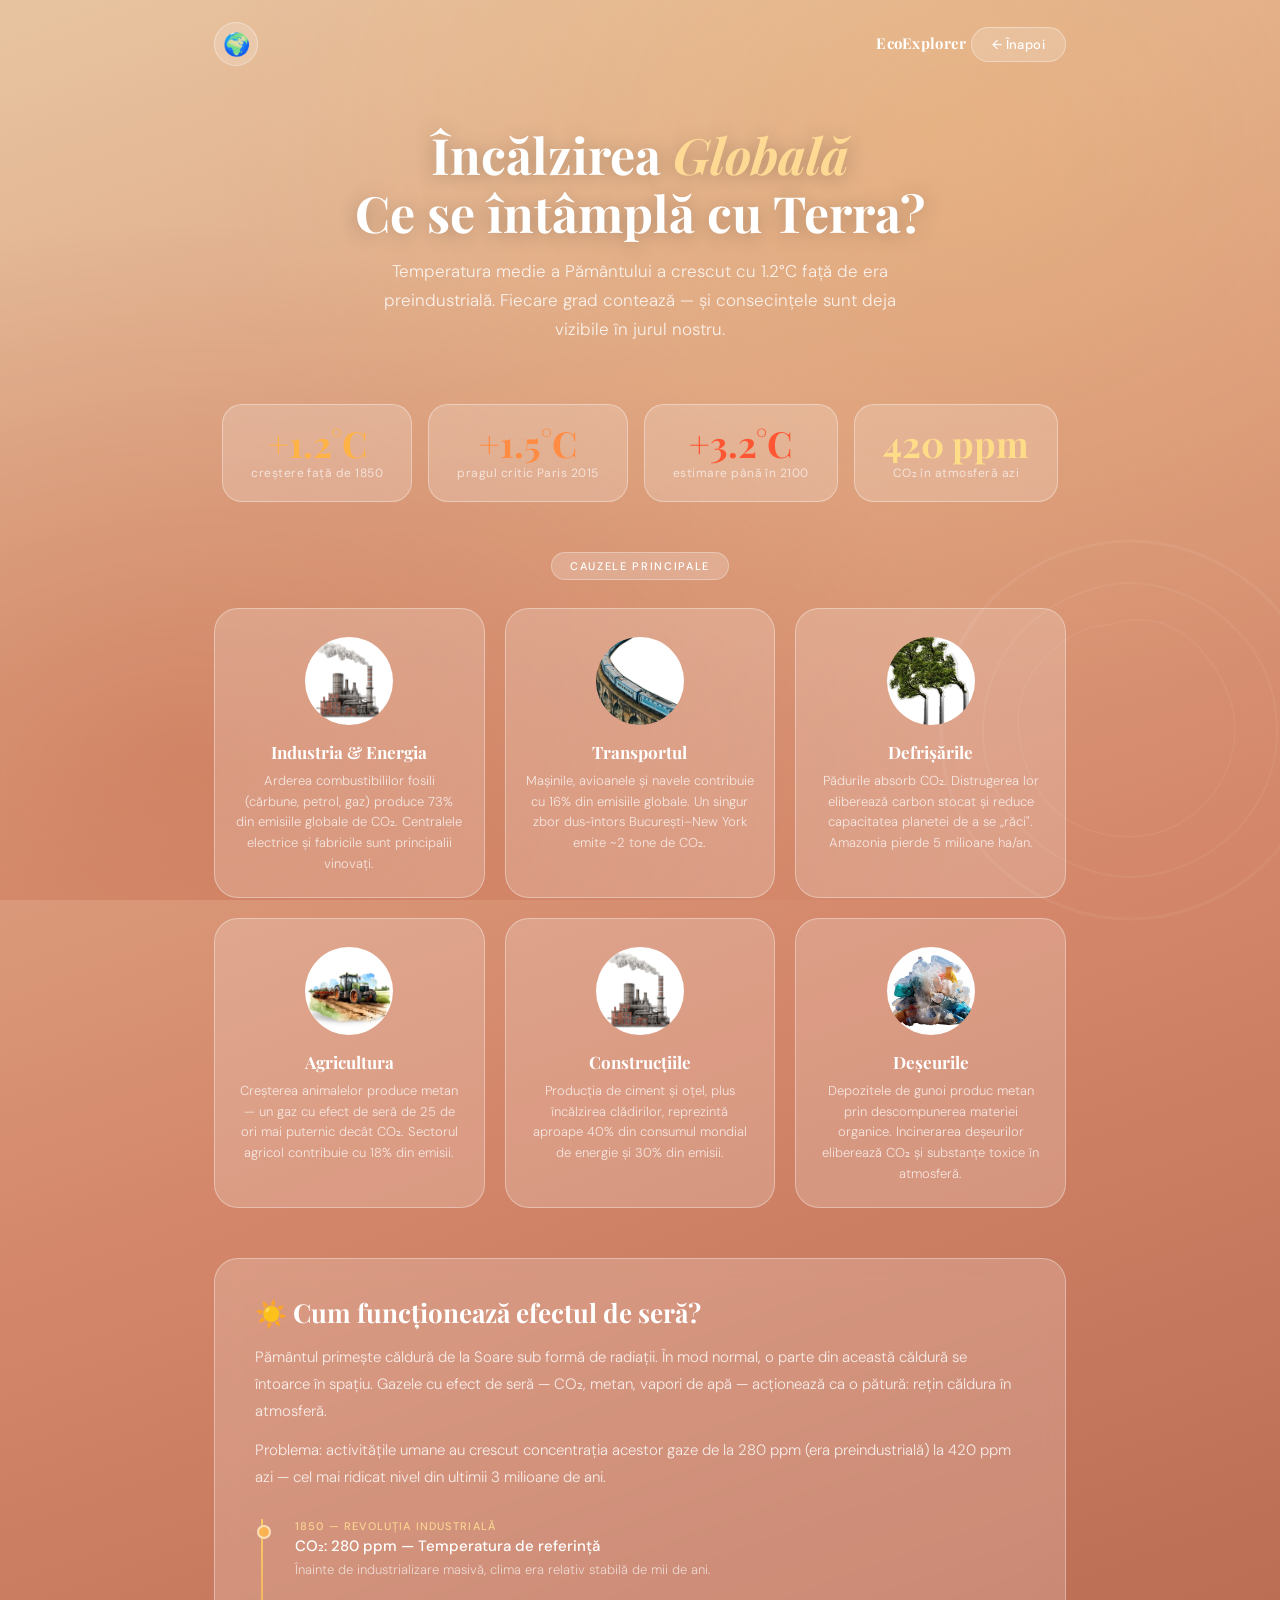
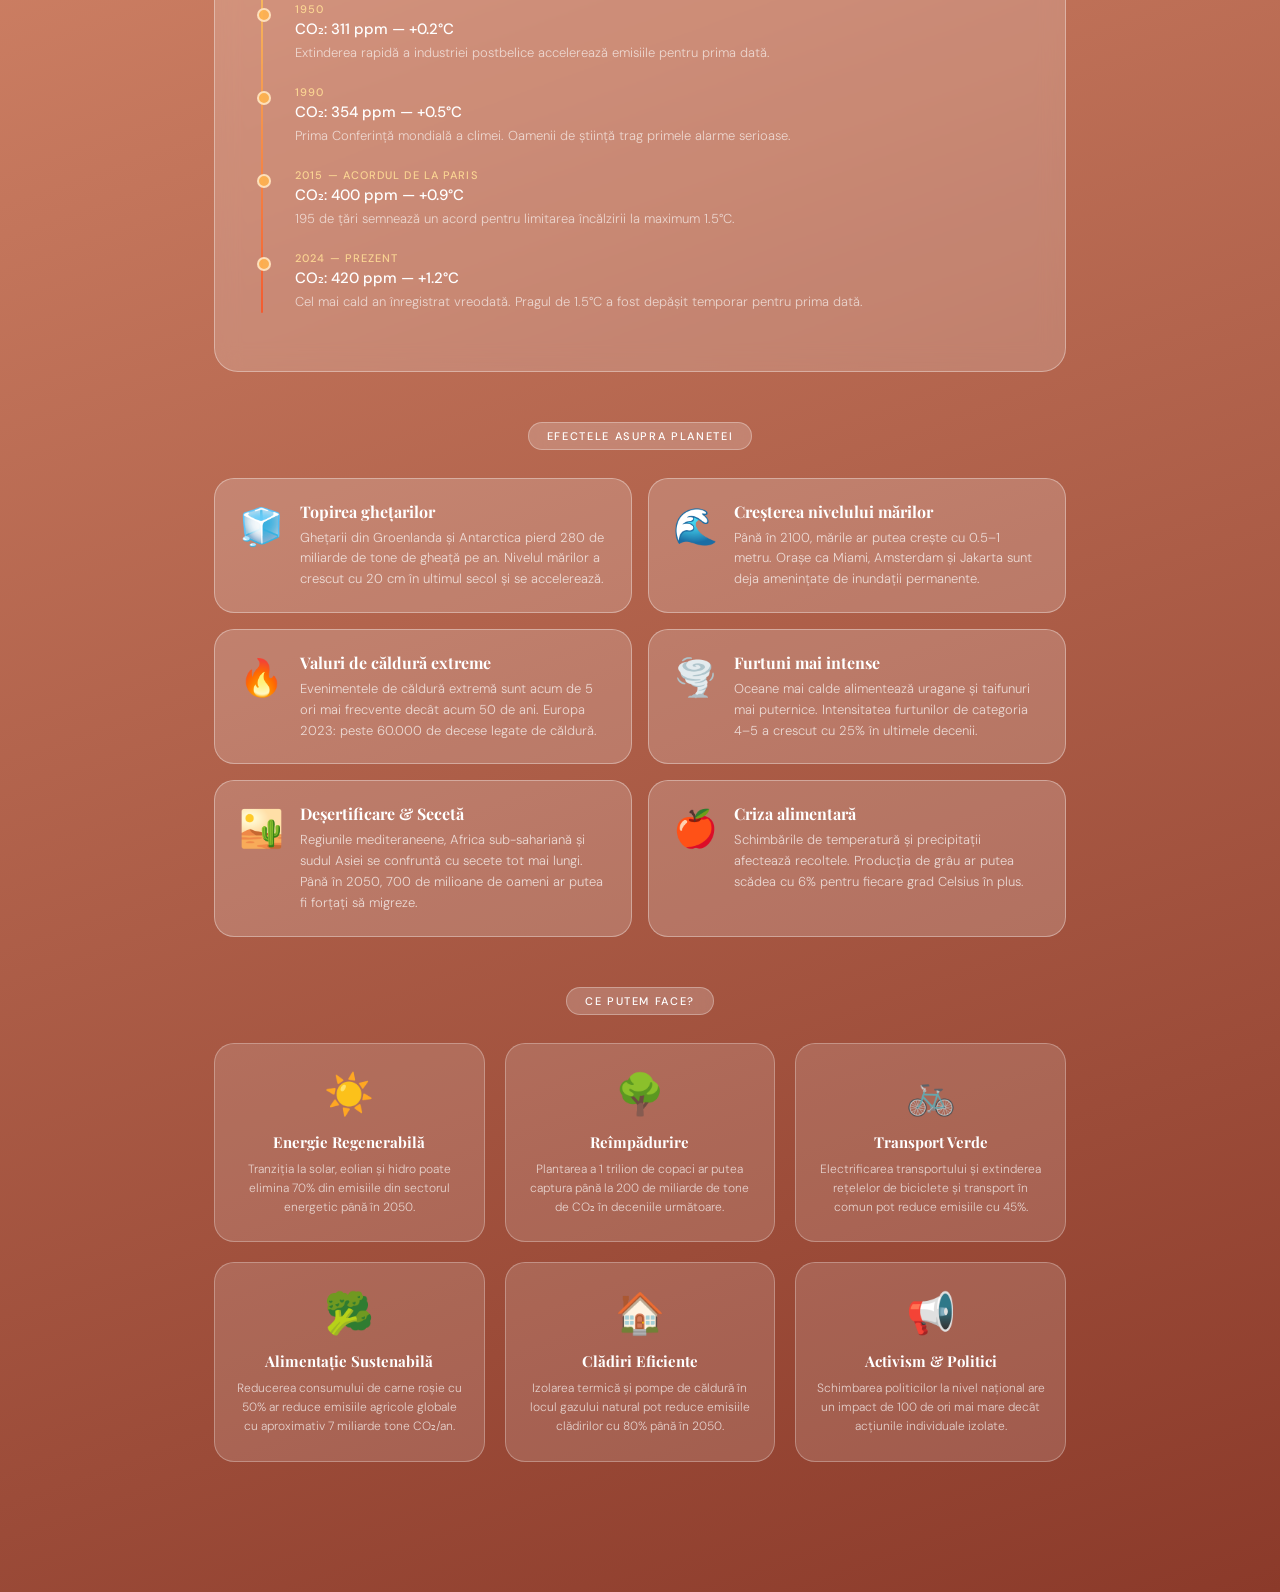
<file: incalzire-globala.html>
<!DOCTYPE html>
<html lang="ro">
<head>
<meta charset="UTF-8">
<meta name="viewport" content="width=device-width, initial-scale=1.0">
<title>Încălzire Globală – EcoExplorer</title>
<link href="https://fonts.googleapis.com/css2?family=Playfair+Display:ital,wght@0,700;1,400&family=DM+Sans:wght@300;400;500&display=swap" rel="stylesheet">
<style>
  :root {
    --green-deep: #2d5a3d;
    --green-light: #7dbf8e;
    --glass-bg: rgba(255,255,255,0.18);
    --glass-border: rgba(255,255,255,0.35);
    --heat-red: #c0392b;
    --heat-orange: #e67e22;
    --heat-yellow: #f1c40f;
  }

  * { margin: 0; padding: 0; box-sizing: border-box; }

  body {
    font-family: 'DM Sans', sans-serif;
    background: linear-gradient(160deg, #e8c4a0 0%, #d4876a 35%, #8b3a2a 100%);
    min-height: 100vh;
    overflow-x: hidden;
    position: relative;
  }

  body::before {
    content: '';
    position: fixed;
    inset: 0;
    background-image:
      radial-gradient(ellipse at 75% 15%, rgba(255,200,100,0.18) 0%, transparent 55%),
      radial-gradient(ellipse at 15% 85%, rgba(180,60,30,0.25) 0%, transparent 50%);
    pointer-events: none;
    z-index: 0;
  }

  /* ── Heat particles (replace leaves) ── */
  .particles-bg {
    position: fixed;
    inset: 0;
    pointer-events: none;
    z-index: 0;
    overflow: hidden;
  }

  .particle {
    position: absolute;
    border-radius: 50%;
    animation: riseParticle linear infinite;
    opacity: 0;
  }

  .particle:nth-child(1)  { left: 8%;  width: 6px;  height: 6px;  background: rgba(255,180,50,0.5);  animation-duration: 12s; animation-delay: 0s; }
  .particle:nth-child(2)  { left: 22%; width: 4px;  height: 4px;  background: rgba(255,120,30,0.4);  animation-duration: 15s; animation-delay: -3s; }
  .particle:nth-child(3)  { left: 40%; width: 8px;  height: 8px;  background: rgba(255,200,80,0.35); animation-duration: 18s; animation-delay: -6s; }
  .particle:nth-child(4)  { left: 60%; width: 5px;  height: 5px;  background: rgba(255,150,40,0.45); animation-duration: 13s; animation-delay: -9s; }
  .particle:nth-child(5)  { left: 75%; width: 7px;  height: 7px;  background: rgba(255,90,20,0.35);  animation-duration: 16s; animation-delay: -2s; }
  .particle:nth-child(6)  { left: 88%; width: 4px;  height: 4px;  background: rgba(255,210,60,0.4);  animation-duration: 14s; animation-delay: -7s; }
  .particle:nth-child(7)  { left: 50%; width: 6px;  height: 6px;  background: rgba(255,160,50,0.3);  animation-duration: 20s; animation-delay: -11s; }
  .particle:nth-child(8)  { left: 30%; width: 5px;  height: 5px;  background: rgba(255,100,30,0.4);  animation-duration: 11s; animation-delay: -4s; }
  .particle:nth-child(9)  { left: 95%; width: 3px;  height: 3px;  background: rgba(255,220,80,0.5);  animation-duration: 17s; animation-delay: -8s; }
  .particle:nth-child(10) { left: 5%;  width: 9px;  height: 9px;  background: rgba(255,140,40,0.25); animation-duration: 22s; animation-delay: -13s; }

  @keyframes riseParticle {
    0%   { transform: translateY(100vh) translateX(0);   opacity: 0; }
    10%  { opacity: 0.7; }
    50%  { transform: translateY(40vh)  translateX(20px); opacity: 0.4; }
    90%  { opacity: 0.2; }
    100% { transform: translateY(-10vh) translateX(-10px); opacity: 0; }
  }

  /* ── Swirl overlay ── */
  .swirl-overlay {
    position: fixed;
    right: -60px;
    bottom: -40px;
    width: 420px;
    height: 420px;
    opacity: 0.06;
    pointer-events: none;
    z-index: 0;
  }

  /* ── Wrapper ── */
  .wrapper {
    position: relative;
    z-index: 1;
    max-width: 900px;
    margin: 0 auto;
    padding: 0 24px 80px;
  }

  /* ── Topbar ── */
  .topbar {
    display: flex;
    justify-content: space-between;
    align-items: center;
    padding: 22px 0 0;
    animation: fadeDown 0.6s ease both;
  }

  .logo-badge {
    display: flex;
    align-items: center;
    gap: 10px;
    text-decoration: none;
  }

  .globe-icon {
    width: 44px;
    height: 44px;
    background: var(--glass-bg);
    border: 1px solid var(--glass-border);
    border-radius: 50%;
    display: flex;
    align-items: center;
    justify-content: center;
    font-size: 22px;
    backdrop-filter: blur(8px);
  }

  .logo-text {
    font-family: 'Playfair Display', serif;
    font-size: 15px;
    font-weight: 700;
    color: white;
    letter-spacing: 0.02em;
    line-height: 1.2;
  }

  .logo-text span {
    display: block;
    font-size: 11px;
    font-style: italic;
    font-weight: 400;
    opacity: 0.8;
  }

  .nav-btn {
    background: var(--glass-bg);
    border: 1px solid var(--glass-border);
    color: white;
    font-family: 'DM Sans', sans-serif;
    font-size: 13px;
    font-weight: 500;
    padding: 8px 20px;
    border-radius: 50px;
    cursor: pointer;
    backdrop-filter: blur(8px);
    transition: background 0.2s, transform 0.15s;
    letter-spacing: 0.03em;
  }

  .nav-btn:hover {
    background: rgba(255,255,255,0.3);
    transform: translateY(-1px);
  }

  /* ── Hero ── */
  .hero {
    padding: 60px 0 30px;
    text-align: center;
    animation: fadeUp 0.7s 0.1s ease both;
  }

  .hero-eyebrow {
    display: inline-block;
    background: rgba(192, 57, 43, 0.3);
    border: 1px solid rgba(255, 150, 80, 0.5);
    color: #ffe0c0;
    font-size: 11px;
    font-weight: 500;
    letter-spacing: 0.18em;
    text-transform: uppercase;
    padding: 6px 18px;
    border-radius: 50px;
    margin-bottom: 20px;
    backdrop-filter: blur(8px);
  }

  .hero h1 {
    font-family: 'Playfair Display', serif;
    font-size: 50px;
    font-weight: 700;
    color: white;
    line-height: 1.15;
    margin-bottom: 16px;
    text-shadow: 0 2px 20px rgba(0,0,0,0.25);
  }

  .hero h1 em {
    font-style: italic;
    color: rgba(255, 220, 150, 0.95);
  }

  .hero p {
    font-size: 17px;
    color: rgba(255,255,255,0.82);
    font-weight: 300;
    line-height: 1.7;
    max-width: 560px;
    margin: 0 auto 30px;
  }

  /* ── Temp thermometer visual ── */
  .thermo-row {
    display: flex;
    justify-content: center;
    gap: 16px;
    flex-wrap: wrap;
    margin-bottom: 50px;
    animation: fadeUp 0.7s 0.2s ease both;
  }

  .temp-card {
    background: var(--glass-bg);
    border: 1px solid var(--glass-border);
    border-radius: 20px;
    padding: 20px 28px;
    backdrop-filter: blur(12px);
    text-align: center;
    min-width: 140px;
  }

  .temp-card .temp-num {
    font-family: 'Playfair Display', serif;
    font-size: 36px;
    font-weight: 700;
    color: white;
    line-height: 1;
    margin-bottom: 4px;
  }

  .temp-card .temp-num.hot  { color: #ffb347; }
  .temp-card .temp-num.warn { color: #ff8c42; }
  .temp-card .temp-num.crit { color: #ff5733; }

  .temp-card .temp-label {
    font-size: 12px;
    color: rgba(255,255,255,0.65);
    font-weight: 400;
    letter-spacing: 0.04em;
  }

  /* ── Section label ── */
  .section-label {
    text-align: center;
    margin: 0 0 28px;
  }

  .section-label span {
    display: inline-block;
    background: rgba(255,255,255,0.2);
    border: 1px solid rgba(255,255,255,0.3);
    color: white;
    font-size: 11px;
    font-weight: 500;
    letter-spacing: 0.15em;
    text-transform: uppercase;
    padding: 6px 18px;
    border-radius: 50px;
    backdrop-filter: blur(8px);
  }

  /* ── Cause cards ── */
  .cards-row {
    display: grid;
    grid-template-columns: repeat(3, 1fr);
    gap: 20px;
    margin-bottom: 50px;
    animation: fadeUp 0.8s 0.3s ease both;
  }

  .card {
    background: var(--glass-bg);
    border: 1px solid var(--glass-border);
    border-radius: 24px;
    padding: 28px 20px 22px;
    backdrop-filter: blur(12px);
    transition: transform 0.25s, box-shadow 0.25s, background 0.25s;
    position: relative;
    overflow: hidden;
    text-align: center;
  }

  .card::before {
    content: '';
    position: absolute;
    top: 0; left: 0; right: 0;
    height: 3px;
    background: linear-gradient(90deg, transparent, rgba(255,180,80,0.8), transparent);
    opacity: 0;
    transition: opacity 0.2s;
  }

  .card:hover {
    transform: translateY(-6px);
    background: rgba(255,255,255,0.26);
    box-shadow: 0 16px 48px rgba(0,0,0,0.2);
  }

  .card:hover::before { opacity: 1; }

  .card-icon-wrap {
  width: 88px;
  height: 88px;
  margin: 0 auto 16px;
  border-radius: 50%;
  overflow: hidden; /* 🔥 asta e cheia */
  display: flex;
  align-items: center;
  justify-content: center;
  }
.card-icon-wrap img {
  width: 100%;
  height: 100%;
  object-fit: cover; /* 🔥 face imaginea să umple cercul perfect */
}
  .card:hover .card-icon-wrap {
    transform: scale(1.1) rotate(-5deg);
  }

  .card h3 {
    font-family: 'Playfair Display', serif;
    font-size: 17px;
    font-weight: 700;
    color: white;
    margin-bottom: 8px;
    line-height: 1.3;
  }

  .card p {
    font-size: 13px;
    color: rgba(255,255,255,0.75);
    line-height: 1.6;
    font-weight: 300;
  }

  /* ── Wide info card ── */
  .info-card {
    background: var(--glass-bg);
    border: 1px solid var(--glass-border);
    border-radius: 24px;
    padding: 36px 40px;
    backdrop-filter: blur(12px);
    margin-bottom: 50px;
    animation: fadeUp 0.8s 0.4s ease both;
  }

  .info-card h2 {
    font-family: 'Playfair Display', serif;
    font-size: 26px;
    font-weight: 700;
    color: white;
    margin-bottom: 14px;
  }

  .info-card p {
    font-size: 15px;
    color: rgba(255,255,255,0.82);
    line-height: 1.8;
    font-weight: 300;
    margin-bottom: 12px;
  }

  .info-card p:last-child { margin-bottom: 0; }

  /* ── Temperature timeline ── */
  .timeline {
    margin-top: 28px;
    position: relative;
    padding-left: 24px;
  }

  .timeline::before {
    content: '';
    position: absolute;
    left: 6px;
    top: 0;
    bottom: 0;
    width: 2px;
    background: linear-gradient(to bottom, rgba(255,220,100,0.8), rgba(255,80,30,0.8));
    border-radius: 2px;
  }

  .timeline-item {
    position: relative;
    margin-bottom: 22px;
    padding-left: 16px;
  }

  .timeline-item::before {
    content: '';
    position: absolute;
    left: -22px;
    top: 6px;
    width: 10px;
    height: 10px;
    border-radius: 50%;
    background: rgba(255,180,80,0.9);
    border: 2px solid rgba(255,255,255,0.6);
  }

  .timeline-item .year {
    font-size: 11px;
    font-weight: 500;
    color: rgba(255,220,150,0.9);
    letter-spacing: 0.1em;
    text-transform: uppercase;
    margin-bottom: 3px;
  }

  .timeline-item h4 {
    font-size: 15px;
    font-weight: 500;
    color: white;
    margin-bottom: 4px;
  }

  .timeline-item p {
    font-size: 13px;
    color: rgba(255,255,255,0.65);
    line-height: 1.55;
    margin-bottom: 0;
  }

  /* ── Effects grid ── */
  .effects-grid {
    display: grid;
    grid-template-columns: repeat(2, 1fr);
    gap: 16px;
    margin-bottom: 50px;
    animation: fadeUp 0.8s 0.5s ease both;
  }

  .effect-card {
    background: var(--glass-bg);
    border: 1px solid var(--glass-border);
    border-radius: 20px;
    padding: 22px 24px;
    backdrop-filter: blur(12px);
    display: flex;
    align-items: flex-start;
    gap: 16px;
    transition: transform 0.2s, background 0.2s;
  }

  .effect-card:hover {
    transform: translateY(-3px);
    background: rgba(255,255,255,0.24);
  }

  .effect-icon {
    font-size: 36px;
    flex-shrink: 0;
    margin-top: 2px;
  }

  .effect-card h4 {
    font-family: 'Playfair Display', serif;
    font-size: 16px;
    font-weight: 700;
    color: white;
    margin-bottom: 6px;
  }

  .effect-card p {
    font-size: 13px;
    color: rgba(255,255,255,0.72);
    line-height: 1.6;
    font-weight: 300;
  }

  /* ── Solutions cards ── */
  .solutions-row {
    display: grid;
    grid-template-columns: repeat(3, 1fr);
    gap: 20px;
    margin-bottom: 50px;
    animation: fadeUp 0.8s 0.6s ease both;
  }

  .solution-card {
    background: rgba(255,255,255,0.14);
    border: 1px solid rgba(255,255,255,0.28);
    border-radius: 20px;
    padding: 24px 20px;
    backdrop-filter: blur(10px);
    text-align: center;
    transition: transform 0.25s, background 0.25s;
  }

  .solution-card:hover {
    transform: translateY(-5px);
    background: rgba(255,255,255,0.24);
  }

  .solution-icon {
    font-size: 40px;
    margin-bottom: 12px;
    display: block;
  }

  .solution-card h4 {
    font-family: 'Playfair Display', serif;
    font-size: 15px;
    font-weight: 700;
    color: white;
    margin-bottom: 8px;
  }

  .solution-card p {
    font-size: 12px;
    color: rgba(255,255,255,0.7);
    line-height: 1.6;
    font-weight: 300;
  }

  .solution-tag {
    display: inline-block;
    background: rgba(100,200,120,0.25);
    border: 1px solid rgba(100,200,120,0.4);
    color: #c8f0d0;
    font-size: 10px;
    padding: 3px 10px;
    border-radius: 50px;
    margin-top: 10px;
    letter-spacing: 0.06em;
    text-transform: uppercase;
  }

  /* ── Footer pills ── */
  .footer-strip {
    display: flex;
    justify-content: center;
    gap: 8px;
    flex-wrap: wrap;
    animation: fadeUp 0.8s 0.7s ease both;
  }

  .footer-pill {
    background: rgba(255,255,255,0.14);
    border: 1px solid rgba(255,255,255,0.25);
    color: rgba(255,255,255,0.7);
    font-size: 12px;
    padding: 6px 16px;
    border-radius: 50px;
    backdrop-filter: blur(4px);
    display: flex;
    align-items: center;
    gap: 6px;
  }

  .footer-pill .dot {
    width: 6px;
    height: 6px;
    border-radius: 50%;
    background: #ffb347;
  }

  /* ── Animations ── */
  @keyframes fadeDown {
    from { opacity: 0; transform: translateY(-16px); }
    to   { opacity: 1; transform: translateY(0); }
  }

  @keyframes fadeUp {
    from { opacity: 0; transform: translateY(20px); }
    to   { opacity: 1; transform: translateY(0); }
  }

  /* ── Responsive ── */
  @media (max-width: 700px) {
    .hero h1 { font-size: 32px; }
    .cards-row,
    .solutions-row { grid-template-columns: 1fr; }
    .effects-grid  { grid-template-columns: 1fr; }
    .info-card     { padding: 24px 20px; }
    .thermo-row    { gap: 10px; }
  }
</style>
</head>
<body>

<!-- Heat particles -->
<div class="particles-bg">
  <div class="particle"></div>
  <div class="particle"></div>
  <div class="particle"></div>
  <div class="particle"></div>
  <div class="particle"></div>
  <div class="particle"></div>
  <div class="particle"></div>
  <div class="particle"></div>
  <div class="particle"></div>
  <div class="particle"></div>
</div>

<!-- Swirl -->
<svg class="swirl-overlay" viewBox="0 0 400 400" fill="none" xmlns="http://www.w3.org/2000/svg">
  <path d="M200 20 C280 20, 380 80, 380 200 C380 320, 280 380, 200 380 C120 380, 20 320, 20 200 C20 80, 120 20, 200 20" stroke="white" stroke-width="3" fill="none"/>
  <path d="M200 60 C260 60, 340 110, 340 200 C340 290, 260 340, 200 340 C140 340, 60 290, 60 200 C60 110, 140 60, 200 60" stroke="white" stroke-width="2" fill="none"/>
  <path d="M180 100 Q240 80, 280 140 Q320 200, 280 260 Q240 310, 180 300 Q120 290, 100 230 Q80 170, 120 130 Q150 100, 180 100" stroke="white" stroke-width="1.5" fill="none"/>
</svg>

<div class="wrapper">

  <!-- Topbar -->
  <nav class="topbar">
      <div class="globe-icon">🌍</div>
      <div class="logo-text">
        EcoExplorer
            </a>
    <button class="nav-btn" onclick="history.back()">← Înapoi</button>
  </nav>

  <!-- Hero -->
  <section class="hero">
    
    <h1>Încălzirea <em>Globală</em><br>Ce se întâmplă cu Terra?</h1>
    <p>Temperatura medie a Pământului a crescut cu 1.2°C față de era preindustrială. Fiecare grad contează — și consecințele sunt deja vizibile în jurul nostru.</p>
  </section>

  <!-- Temp stats -->
  <div class="thermo-row">
    <div class="temp-card">
      <div class="temp-num hot">+1.2°C</div>
      <div class="temp-label">creștere față de 1850</div>
    </div>
    <div class="temp-card">
      <div class="temp-num warn">+1.5°C</div>
      <div class="temp-label">pragul critic Paris 2015</div>
    </div>
    <div class="temp-card">
      <div class="temp-num crit">+3.2°C</div>
      <div class="temp-label">estimare până în 2100</div>
    </div>
    <div class="temp-card">
      <div class="temp-num" style="color:#ffdd88;">420 ppm</div>
      <div class="temp-label">CO₂ în atmosferă azi</div>
    </div>
  </div>

  <!-- Causes -->
  <div class="section-label">
    <span>Cauzele principale</span>
  </div>

  <div class="cards-row">
    <div class="card">
      <div class="card-icon-wrap"><img src="Fábrica Industrial Gratuita Com Chaminé PNG , Industrial, Fábrica, Fumaça PNG Imagem para download gratuito.jpg" alt=""></div>
      <h3>Industria & Energia</h3>
      <p>Arderea combustibililor fosili (cărbune, petrol, gaz) produce 73% din emisiile globale de CO₂. Centralele electrice și fabricile sunt principalii vinovați.</p>
    </div>
    <div class="card">
      <div class="card-icon-wrap"><img src="7 reasons why I'm swapping flights for train travel in 2020.jpg" alt=""></div>
      <h3>Transportul</h3>
      <p>Mașinile, avioanele și navele contribuie cu 16% din emisiile globale. Un singur zbor dus-întors București–New York emite ~2 tone de CO₂.</p>
    </div>
    <div class="card">
      <div class="card-icon-wrap"><img src="defrostet.jpg" alt=""></div>
      <h3>Defrișările</h3>
      <p>Pădurile absorb CO₂. Distrugerea lor eliberează carbon stocat și reduce capacitatea planetei de a se „răci". Amazonia pierde 5 milioane ha/an.</p>
    </div>
    <div class="card">
      <div class="card-icon-wrap"><img src="Tractor Plowing Field Clipart.jpg" alt=""></div>
      <h3>Agricultura</h3>
      <p>Creșterea animalelor produce metan — un gaz cu efect de seră de 25 de ori mai puternic decât CO₂. Sectorul agricol contribuie cu 18% din emisii.</p>
    </div>
    <div class="card">
      <div class="card-icon-wrap"><img src="Fábrica Industrial Gratuita Com Chaminé PNG , Industrial, Fábrica, Fumaça PNG Imagem para download gratuito.jpg" alt=""></div>
      <h3>Construcțiile</h3>
      <p>Producția de ciment și oțel, plus încălzirea clădirilor, reprezintă aproape 40% din consumul mondial de energie și 30% din emisii.</p>
    </div>
    <div class="card">
      <div class="card-icon-wrap"><img src="Montón De Residuos Plásticos _ Elementos graficos Plantilla PSD Descarga Gratuita - Pikbest.jpg" alt=""></div>
      <h3>Deșeurile</h3>
      <p>Depozitele de gunoi produc metan prin descompunerea materiei organice. Incinerarea deșeurilor eliberează CO₂ și substanțe toxice în atmosferă.</p>
    </div>
  </div>

  <!-- How it works -->
  <div class="info-card">
    <h2>☀️ Cum funcționează efectul de seră?</h2>
    <p>Pământul primește căldură de la Soare sub formă de radiații. În mod normal, o parte din această căldură se întoarce în spațiu. Gazele cu efect de seră — CO₂, metan, vapori de apă — acționează ca o pătură: rețin căldura în atmosferă.</p>
    <p>Problema: activitățile umane au crescut concentrația acestor gaze de la 280 ppm (era preindustrială) la 420 ppm azi — cel mai ridicat nivel din ultimii 3 milioane de ani.</p>

    <div class="timeline">
      <div class="timeline-item">
        <div class="year">1850 — Revoluția Industrială</div>
        <h4>CO₂: 280 ppm — Temperatura de referință</h4>
        <p>Înainte de industrializare masivă, clima era relativ stabilă de mii de ani.</p>
      </div>
      <div class="timeline-item">
        <div class="year">1950</div>
        <h4>CO₂: 311 ppm — +0.2°C</h4>
        <p>Extinderea rapidă a industriei postbelice accelerează emisiile pentru prima dată.</p>
      </div>
      <div class="timeline-item">
        <div class="year">1990</div>
        <h4>CO₂: 354 ppm — +0.5°C</h4>
        <p>Prima Conferință mondială a climei. Oamenii de știință trag primele alarme serioase.</p>
      </div>
      <div class="timeline-item">
        <div class="year">2015 — Acordul de la Paris</div>
        <h4>CO₂: 400 ppm — +0.9°C</h4>
        <p>195 de țări semnează un acord pentru limitarea încălzirii la maximum 1.5°C.</p>
      </div>
      <div class="timeline-item">
        <div class="year">2024 — Prezent</div>
        <h4>CO₂: 420 ppm — +1.2°C</h4>
        <p>Cel mai cald an înregistrat vreodată. Pragul de 1.5°C a fost depășit temporar pentru prima dată.</p>
      </div>
    </div>
  </div>

  <!-- Effects -->
  <div class="section-label">
    <span>Efectele asupra planetei</span>
  </div>

  <div class="effects-grid">
    <div class="effect-card">
      <div class="effect-icon">🧊</div>
      <div>
        <h4>Topirea ghețarilor</h4>
        <p>Ghețarii din Groenlanda și Antarctica pierd 280 de miliarde de tone de gheață pe an. Nivelul mărilor a crescut cu 20 cm în ultimul secol și se accelerează.</p>
      </div>
    </div>
    <div class="effect-card">
      <div class="effect-icon">🌊</div>
      <div>
        <h4>Creșterea nivelului mărilor</h4>
        <p>Până în 2100, mările ar putea crește cu 0.5–1 metru. Orașe ca Miami, Amsterdam și Jakarta sunt deja amenințate de inundații permanente.</p>
      </div>
    </div>
    <div class="effect-card">
      <div class="effect-icon">🔥</div>
      <div>
        <h4>Valuri de căldură extreme</h4>
        <p>Evenimentele de căldură extremă sunt acum de 5 ori mai frecvente decât acum 50 de ani. Europa 2023: peste 60.000 de decese legate de căldură.</p>
      </div>
    </div>
    <div class="effect-card">
      <div class="effect-icon">🌪️</div>
      <div>
        <h4>Furtuni mai intense</h4>
        <p>Oceane mai calde alimentează uragane și taifunuri mai puternice. Intensitatea furtunilor de categoria 4–5 a crescut cu 25% în ultimele decenii.</p>
      </div>
    </div>
    <div class="effect-card">
      <div class="effect-icon">🏜️</div>
      <div>
        <h4>Deșertificare & Secetă</h4>
        <p>Regiunile mediteraneene, Africa sub-sahariană și sudul Asiei se confruntă cu secete tot mai lungi. Până în 2050, 700 de milioane de oameni ar putea fi forțați să migreze.</p>
      </div>
    </div>
    <div class="effect-card">
      <div class="effect-icon">🍎</div>
      <div>
        <h4>Criza alimentară</h4>
        <p>Schimbările de temperatură și precipitații afectează recoltele. Producția de grâu ar putea scădea cu 6% pentru fiecare grad Celsius în plus.</p>
      </div>
    </div>
  </div>

  <!-- Solutions -->
  <div class="section-label">
    <span>Ce putem face?</span>
  </div>

  <div class="solutions-row">
    <div class="solution-card">
      <span class="solution-icon">☀️</span>
      <h4>Energie Regenerabilă</h4>
      <p>Tranziția la solar, eolian și hidro poate elimina 70% din emisiile din sectorul energetic până în 2050.</p>
      
    </div>
    <div class="solution-card">
      <span class="solution-icon">🌳</span>
      <h4>Reîmpădurire</h4>
      <p>Plantarea a 1 trilion de copaci ar putea captura până la 200 de miliarde de tone de CO₂ în deceniile următoare.</p>
      
    </div>
    <div class="solution-card">
      <span class="solution-icon">🚲</span>
      <h4>Transport Verde</h4>
      <p>Electrificarea transportului și extinderea rețelelor de biciclete și transport în comun pot reduce emisiile cu 45%.</p>
      
    </div>
    <div class="solution-card">
      <span class="solution-icon">🥦</span>
      <h4>Alimentație Sustenabilă</h4>
      <p>Reducerea consumului de carne roșie cu 50% ar reduce emisiile agricole globale cu aproximativ 7 miliarde tone CO₂/an.</p>
      
    </div>
    <div class="solution-card">
      <span class="solution-icon">🏠</span>
      <h4>Clădiri Eficiente</h4>
      <p>Izolarea termică și pompe de căldură în locul gazului natural pot reduce emisiile clădirilor cu 80% până în 2050.</p>
     
    </div>
    <div class="solution-card">
      <span class="solution-icon">📢</span>
      <h4>Activism & Politici</h4>
      <p>Schimbarea politicilor la nivel național are un impact de 100 de ori mai mare decât acțiunile individuale izolate.</p>
     
    </div>
  </div>

  <!-- Footer -->
  <div class="footer-strip">
  

</div>

</body>
</html>
</file>
<file: style.css>
:root {
  --green-deep: #2d5a3d;
  --green-mid: #4a8c5c;
  --green-light: #7dbf8e;
  --sky-blue: #a8d4e6;
  --sky-light: #d6eef7;
  --cream: #f0ece0;
  --gold: #c8a84b;
  --text-dark: #1a2e20;
  --text-muted: #4a6455;
  --glass-bg: rgba(255,255,255,0.18);
  --glass-border: rgba(255,255,255,0.35);
}

* { margin: 0; padding: 0; box-sizing: border-box; }

body {
  font-family: 'DM Sans', sans-serif;
  background: linear-gradient(160deg, #b8dde8 0%, #8cbfa0 40%, #4a8c5c 100%);
  min-height: 100vh;
  overflow-x: hidden;
  position: relative;
}

body::before {
  content: '';
  position: fixed;
  inset: 0;
  background-image:
    radial-gradient(ellipse at 80% 20%, rgba(255,255,255,0.12) 0%, transparent 55%),
    radial-gradient(ellipse at 10% 80%, rgba(74,140,92,0.25) 0%, transparent 50%);
  pointer-events: none;
  z-index: 0;
}

.leaves-bg {
  position: fixed;
  inset: 0;
  pointer-events: none;
  z-index: 0;
  overflow: hidden;
}

.leaf {
  position: absolute;
  font-size: 28px;
  opacity: 0.22;
  animation: floatLeaf linear infinite;
  filter: blur(0.5px);
}
.leaf:nth-child(1)  { left: 5%;  top: 10%; font-size: 22px; animation-duration: 18s; animation-delay: 0s; }
.leaf:nth-child(2)  { left: 88%; top: 25%; font-size: 32px; animation-duration: 22s; animation-delay: -4s; }
.leaf:nth-child(3)  { left: 20%; top: 60%; font-size: 18px; animation-duration: 16s; animation-delay: -8s; }
.leaf:nth-child(4)  { left: 70%; top: 5%;  font-size: 26px; animation-duration: 24s; animation-delay: -12s; }
.leaf:nth-child(5)  { left: 45%; top: 80%; font-size: 20px; animation-duration: 20s; animation-delay: -6s; }
.leaf:nth-child(6)  { left: 92%; top: 70%; font-size: 24px; animation-duration: 19s; animation-delay: -9s; }
.leaf:nth-child(7)  { left: 3%;  top: 45%; font-size: 16px; animation-duration: 17s; animation-delay: -14s; }
.leaf:nth-child(8)  { left: 60%; top: 55%; font-size: 30px; animation-duration: 23s; animation-delay: -3s; }

@keyframes floatLeaf {
  0%   { transform: translate(0, 0) rotate(0deg); opacity: 0.22; }
  25%  { transform: translate(15px, -20px) rotate(12deg); }
  50%  { transform: translate(-10px, -40px) rotate(-8deg); opacity: 0.18; }
  75%  { transform: translate(20px, -60px) rotate(18deg); }
  100% { transform: translate(5px, -110px) rotate(5deg); opacity: 0; }
}

.swirl-overlay {
  position: fixed;
  right: -60px;
  bottom: -40px;
  width: 420px;
  height: 420px;
  opacity: 0.07;
  pointer-events: none;
  z-index: 0;
}

.wrapper {
  position: relative;
  z-index: 1;
  max-width: 860px;
  margin: 0 auto;
  padding: 0 24px 60px;
}

.topbar {
  display: flex;
  justify-content: space-between;
  align-items: center;
  padding: 22px 0 0;
  animation: fadeDown 0.6s ease both;
}

.logo-badge {
  display: flex;
  align-items: center;
  gap: 10px;
}

.globe-icon {
  width: 44px;
  height: 44px;
  background: var(--glass-bg);
  border: 1px solid var(--glass-border);
  border-radius: 50%;
  display: flex;
  align-items: center;
  justify-content: center;
  font-size: 22px;
  backdrop-filter: blur(8px);
}

.logo-text {
  font-family: 'Playfair Display', serif;
  font-size: 15px;
  font-weight: 700;
  color: white;
  letter-spacing: 0.02em;
  line-height: 1.2;
}

.logo-text span {
  display: block;
  font-size: 11px;
  font-style: italic;
  font-weight: 400;
  opacity: 0.8;
}

.nav-btn {
  background: var(--glass-bg);
  border: 1px solid var(--glass-border);
  color: white;
  font-family: 'DM Sans', sans-serif;
  font-size: 13px;
  font-weight: 500;
  padding: 8px 20px;
  border-radius: 50px;
  cursor: pointer;
  backdrop-filter: blur(8px);
  transition: background 0.2s, transform 0.15s;
  letter-spacing: 0.03em;
}

.nav-btn:hover {
  background: rgba(255,255,255,0.3);
  transform: translateY(-1px);
}

.hero {
  padding: 70px 0 40px;
  display: grid;
  grid-template-columns: 1fr 1fr;
  gap: 40px;
  align-items: center;
  animation: fadeUp 0.7s 0.1s ease both;
}

.hero-text h1 {
  font-family: 'Playfair Display', serif;
  font-size: 42px;
  font-weight: 700;
  color: white;
  line-height: 1.2;
  margin-bottom: 10px;
  text-shadow: 0 2px 12px rgba(0,0,0,0.15);
}

.hero-text h1 em {
  font-style: italic;
  color: rgba(255,255,255,0.9);
}

.hero-text p {
  font-size: 16px;
  color: rgba(255,255,255,0.82);
  font-weight: 300;
  line-height: 1.7;
  margin-bottom: 30px;
  max-width: 340px;
}

.start-btn {
  display: inline-flex;
  align-items: center;
  gap: 10px;
  background: white;
  color: var(--green-deep);
  font-family: 'DM Sans', sans-serif;
  font-size: 15px;
  font-weight: 500;
  padding: 14px 32px;
  border-radius: 50px;
  border: none;
  cursor: pointer;
  box-shadow: 0 8px 32px rgba(0,0,0,0.18);
  transition: transform 0.2s, box-shadow 0.2s;
  letter-spacing: 0.05em;
}

.start-btn:hover {
  transform: translateY(-2px);
  box-shadow: 0 12px 40px rgba(0,0,0,0.22);
}

.start-btn .arrow {
  display: inline-block;
  font-size: 18px;
  transition: transform 0.2s;
}

.start-btn:hover .arrow {
  transform: translateX(4px);
}

.globe-area {
  display: flex;
  justify-content: center;
  align-items: center;
  position: relative;
}

.globe-ring {
  width: 220px;
  height: 220px;
  border-radius: 50%;
  background: radial-gradient(circle at 35% 35%, rgba(168,212,230,0.5), rgba(74,140,92,0.3));
  border: 2px solid rgba(255,255,255,0.4);
  display: flex;
  align-items: center;
  justify-content: center;
  backdrop-filter: blur(6px);
  position: relative;
  animation: slowSpin 40s linear infinite;
  box-shadow: 0 0 60px rgba(168,212,230,0.25), inset 0 0 40px rgba(255,255,255,0.08);
}

@keyframes slowSpin {
  0%   { transform: rotate(0deg); }
  100% { transform: rotate(360deg); }
}

.globe-emoji {
  font-size: 90px;
  animation: counterSpin 40s linear infinite;
  filter: drop-shadow(0 6px 20px rgba(0,0,0,0.2));
}

@keyframes counterSpin {
  0%   { transform: rotate(0deg); }
  100% { transform: rotate(-360deg); }
}

.orbit-dot {
  position: absolute;
  width: 14px;
  height: 14px;
  background: white;
  border-radius: 50%;
  box-shadow: 0 2px 8px rgba(0,0,0,0.2);
  display: flex;
  align-items: center;
  justify-content: center;
  font-size: 8px;
}

.orbit-dot:nth-child(2) { top: -7px; left: 50%; transform: translateX(-50%); }
.orbit-dot:nth-child(3) { bottom: 20px; right: -7px; }
.orbit-dot:nth-child(4) { top: 40px; left: -5px; }

.section-label {
  text-align: center;
  margin: 10px 0 28px;
  animation: fadeUp 0.7s 0.3s ease both;
}

.section-label span {
  display: inline-block;
  background: rgba(255,255,255,0.2);
  border: 1px solid rgba(255,255,255,0.3);
  color: white;
  font-size: 11px;
  font-weight: 500;
  letter-spacing: 0.15em;
  text-transform: uppercase;
  padding: 6px 18px;
  border-radius: 50px;
  backdrop-filter: blur(8px);
}

.cards-row {
  display: grid;
  grid-template-columns: repeat(3, 1fr);
  gap: 20px;
  animation: fadeUp 0.8s 0.4s ease both;
}

.card {
  background: var(--glass-bg);
  border: 1px solid var(--glass-border);
  border-radius: 24px;
  padding: 28px 22px 22px;
  backdrop-filter: blur(12px);
  cursor: pointer;
  transition: transform 0.25s, box-shadow 0.25s, background 0.25s;
  position: relative;
  overflow: hidden;
  text-align: center;
}

.card::before {
  content: '';
  position: absolute;
  top: 0; left: 0; right: 0;
  height: 3px;
  background: linear-gradient(90deg, transparent, rgba(255,255,255,0.6), transparent);
  opacity: 0;
  transition: opacity 0.2s;
}

.card:hover {
  transform: translateY(-6px);
  background: rgba(255,255,255,0.26);
  box-shadow: 0 16px 48px rgba(0,0,0,0.18);
}

.card:hover::before { opacity: 1; }

.card-icon-wrap {
  width: 82px;
  height: 82px;
  margin: 0 auto 16px;
  background: rgba(255,255,255,0.22);
  border: 1px solid rgba(255,255,255,0.4);
  border-radius: 50%;
  display: flex;
  align-items: center;
  justify-content: center;
  font-size: 40px;
  transition: transform 0.3s;
}

.card:hover .card-icon-wrap {
  transform: scale(1.08) rotate(-4deg);
}

.card h3 {
  font-family: 'Playfair Display', serif;
  font-size: 17px;
  font-weight: 700;
  color: white;
  margin-bottom: 8px;
  line-height: 1.3;
}

.card p {
  font-size: 13px;
  color: rgba(255,255,255,0.75);
  line-height: 1.6;
  margin-bottom: 18px;
  font-weight: 300;
}

.card-btn {
  display: inline-block;
  background: rgba(255,255,255,0.2);
  border: 1px solid rgba(255,255,255,0.4);
  color: white;
  font-family: 'DM Sans', sans-serif;
  font-size: 12px;
  font-weight: 500;
  padding: 7px 20px;
  border-radius: 50px;
  cursor: pointer;
  transition: background 0.2s;
  letter-spacing: 0.04em;
  text-transform: uppercase;
}

.card-btn:hover { background: rgba(255,255,255,0.35); }

.card-tag {
  position: absolute;
  top: 14px;
  right: 14px;
  background: rgba(200, 168, 75, 0.7);
  border: 1px solid rgba(200,168,75,0.8);
  color: white;
  font-size: 10px;
  font-weight: 500;
  padding: 3px 10px;
  border-radius: 50px;
  letter-spacing: 0.08em;
  text-transform: uppercase;
}

.footer-strip {
  display: flex;
  justify-content: center;
  gap: 8px;
  margin-top: 40px;
  flex-wrap: wrap;
  animation: fadeUp 0.8s 0.5s ease both;
}

.footer-pill {
  background: rgba(255,255,255,0.14);
  border: 1px solid rgba(255,255,255,0.25);
  color: rgba(255,255,255,0.7);
  font-size: 12px;
  padding: 6px 16px;
  border-radius: 50px;
  backdrop-filter: blur(4px);
  display: flex;
  align-items: center;
  gap: 6px;
}

.footer-pill .dot {
  width: 6px;
  height: 6px;
  border-radius: 50%;
  background: var(--green-light);
}

@keyframes fadeDown {
  from { opacity: 0; transform: translateY(-16px); }
  to   { opacity: 1; transform: translateY(0); }
}

@keyframes fadeUp {
  from { opacity: 0; transform: translateY(20px); }
  to   { opacity: 1; transform: translateY(0); }
}

@media (max-width: 640px) {
  .hero { grid-template-columns: 1fr; text-align: center; }
  .hero-text p { max-width: 100%; }
  .globe-area { display: none; }
  .cards-row { grid-template-columns: 1fr; }
  .hero-text h1 { font-size: 32px; }
}
html { scrollbar-gutter: stable; }
.cards-row {
  display: grid;
  grid-template-columns: repeat(3, 280px); 
  gap: 50px;
  justify-content: center;
  animation: fadeUp 0.8s 0.4s ease both;

}
.card {
  padding: 50px 50px;   /* less padding */
  border-radius: 20px;
}
.card-icon-wrap {
  width: 70px;   /* was 82px */
  height: 70px;
  font-size: 28px; /* smaller emoji */
}
.card-icon-wrap img {
  width: 40px;
  height: auto;
}.card h3 {
  font-size: 15px;
}

.card p {
  font-size: 12px;
}.card-btn {
  font-size: 11px;
  padding: 6px 16px;
}
.card-btn {
  display: inline-block;
  text-decoration: none;  
}
.leaves-bg,
.swirl-overlay {
  pointer-events: none;
}
.card-btn {
  display: inline-block;
  cursor: pointer;
}
/* ── MOBIL (sub 640px) ── */
@media (max-width: 640px) {

  /* Hero */
  .hero {
    grid-template-columns: 1fr;
    text-align: center;
    padding: 40px 0 20px;
  }
  .hero-text p { max-width: 100%; }
  .hero-text h1 { font-size: 28px; }
  .globe-area { display: none; }

  /* Cards */
  .cards-row {
    grid-template-columns: 1fr;
    gap: 16px;
  }

  /* Wrapper padding */
  .wrapper { padding: 0 16px 50px; }

  /* Topbar */
  .topbar { padding: 16px 0 0; }
  .logo-text span { display: none; }

  /* Footer pills */
  .footer-strip { gap: 6px; }
  .footer-pill  { font-size: 11px; padding: 5px 12px; }
}

/* ── TABLETĂ (641px – 860px) ── */
@media (min-width: 641px) and (max-width: 860px) {
  .cards-row {
    grid-template-columns: repeat(2, 1fr) !important;
    gap: 20px !important;
  }
  .hero-text h1 { font-size: 34px; }
  .wrapper { padding: 0 20px 60px; }
}
.topbar {
  position: relative;
  z-index: 10;
}

.nav-btn {
  position: relative;
  z-index: 20;
}
.leaves-bg,
.swirl-overlay {
  pointer-events: none;
}
</file>
<file: despre_noi.css>
:root {
  --green-deep: #2d5a3d;
  --green-mid: #4a8c5c;
  --green-light: #7dbf8e;
  --glass-bg: rgba(255,255,255,0.18);
  --glass-border: rgba(255,255,255,0.35);
}

* { margin: 0; padding: 0; box-sizing: border-box; }

html { scrollbar-gutter: stable; }

body {
  font-family: 'DM Sans', sans-serif;
  background: linear-gradient(160deg, #b8dde8 0%, #8cbfa0 40%, #4a8c5c 100%);
  min-height: 100vh;
  overflow-x: hidden;
  position: relative;
}

body::before {
  content: '';
  position: fixed;
  inset: 0;
  background-image:
    radial-gradient(ellipse at 80% 20%, rgba(255,255,255,0.12) 0%, transparent 55%),
    radial-gradient(ellipse at 10% 80%, rgba(74,140,92,0.25) 0%, transparent 50%);
  pointer-events: none;
  z-index: 0;
}

/* ── Floating leaves ── */
.leaves-bg {
  position: fixed;
  inset: 0;
  pointer-events: none;
  z-index: 0;
  overflow: hidden;
}

.leaf {
  position: absolute;
  font-size: 28px;
  opacity: 0.20;
  animation: floatLeaf linear infinite;
  filter: blur(0.5px);
}
.leaf:nth-child(1) { left: 5%;  top: 10%; font-size: 22px; animation-duration: 18s; animation-delay: 0s; }
.leaf:nth-child(2) { left: 88%; top: 25%; font-size: 32px; animation-duration: 22s; animation-delay: -4s; }
.leaf:nth-child(3) { left: 20%; top: 60%; font-size: 18px; animation-duration: 16s; animation-delay: -8s; }
.leaf:nth-child(4) { left: 70%; top: 5%;  font-size: 26px; animation-duration: 24s; animation-delay: -12s; }
.leaf:nth-child(5) { left: 45%; top: 80%; font-size: 20px; animation-duration: 20s; animation-delay: -6s; }
.leaf:nth-child(6) { left: 92%; top: 70%; font-size: 24px; animation-duration: 19s; animation-delay: -9s; }
.leaf:nth-child(7) { left: 3%;  top: 45%; font-size: 16px; animation-duration: 17s; animation-delay: -14s; }
.leaf:nth-child(8) { left: 60%; top: 55%; font-size: 30px; animation-duration: 23s; animation-delay: -3s; }

@keyframes floatLeaf {
  0%   { transform: translate(0, 0) rotate(0deg); opacity: 0.20; }
  25%  { transform: translate(15px, -20px) rotate(12deg); }
  50%  { transform: translate(-10px, -40px) rotate(-8deg); opacity: 0.14; }
  75%  { transform: translate(20px, -60px) rotate(18deg); }
  100% { transform: translate(5px, -110px) rotate(5deg); opacity: 0; }
}

/* ── Swirl ── */
.swirl-overlay {
  position: fixed;
  right: -60px;
  bottom: -40px;
  width: 420px;
  height: 420px;
  opacity: 0.07;
  pointer-events: none;
  z-index: 0;
}

/* ── Wrapper ── */
.wrapper {
  position: relative;
  z-index: 1;
  max-width: 900px;
  margin: 0 auto;
  padding: 0 24px 80px;
}

/* ── Topbar ── */
.topbar {
  display: flex;
  justify-content: space-between;
  align-items: center;
  padding: 22px 0 0;
  animation: fadeDown 0.6s ease both;
}

.logo-badge {
  display: flex;
  align-items: center;
  gap: 10px;
  text-decoration: none;
}

.globe-icon {
  width: 44px;
  height: 44px;
  background: var(--glass-bg);
  border: 1px solid var(--glass-border);
  border-radius: 50%;
  display: flex;
  align-items: center;
  justify-content: center;
  font-size: 22px;
  backdrop-filter: blur(8px);
}

.logo-text {
  font-family: 'Playfair Display', serif;
  font-size: 15px;
  font-weight: 700;
  color: white;
  letter-spacing: 0.02em;
  line-height: 1.2;
}

.logo-text span {
  display: block;
  font-size: 11px;
  font-style: italic;
  font-weight: 400;
  opacity: 0.8;
}

.nav-btn {
  background: var(--glass-bg);
  border: 1px solid var(--glass-border);
  color: white;
  font-family: 'DM Sans', sans-serif;
  font-size: 13px;
  font-weight: 500;
  padding: 8px 20px;
  border-radius: 50px;
  cursor: pointer;
  backdrop-filter: blur(8px);
  transition: background 0.2s, transform 0.15s;
  letter-spacing: 0.03em;
}

.nav-btn:hover {
  background: rgba(255,255,255,0.3);
  transform: translateY(-1px);
}

/* ── Hero ── */
.hero {
  padding: 60px 0 40px;
  text-align: center;
  animation: fadeUp 0.7s 0.1s ease both;
}

.hero-eyebrow {
  display: inline-block;
  background: rgba(255,255,255,0.18);
  border: 1px solid rgba(255,255,255,0.35);
  color: rgba(255,255,255,0.9);
  font-size: 11px;
  font-weight: 500;
  letter-spacing: 0.18em;
  text-transform: uppercase;
  padding: 6px 18px;
  border-radius: 50px;
  margin-bottom: 20px;
  backdrop-filter: blur(8px);
  display: inline-block;
}

.hero h1 {
  font-family: 'Playfair Display', serif;
  font-size: 52px;
  font-weight: 700;
  color: white;
  line-height: 1.15;
  margin-bottom: 18px;
  text-shadow: 0 2px 16px rgba(0,0,0,0.15);
}

.hero h1 em {
  font-style: italic;
  color: rgba(220,255,230,0.95);
}

.hero p {
  font-size: 17px;
  color: rgba(255,255,255,0.82);
  font-weight: 300;
  line-height: 1.75;
  max-width: 600px;
  margin: 0 auto;
}

/* ── Mission card ── */
.mission-card {
  background: var(--glass-bg);
  border: 1px solid var(--glass-border);
  border-radius: 28px;
  padding: 40px 44px;
  backdrop-filter: blur(14px);
  margin: 40px 0 50px;
  display: flex;
  gap: 28px;
  align-items: flex-start;
  animation: fadeUp 0.7s 0.2s ease both;
}

.mission-icon {
  font-size: 48px;
  flex-shrink: 0;
  margin-top: 4px;
  filter: drop-shadow(0 4px 12px rgba(0,0,0,0.15));
}

.mission-content h2 {
  font-family: 'Playfair Display', serif;
  font-size: 24px;
  font-weight: 700;
  color: white;
  margin-bottom: 14px;
  line-height: 1.3;
}

.mission-content p {
  font-size: 15px;
  color: rgba(255,255,255,0.8);
  line-height: 1.8;
  font-weight: 300;
  margin-bottom: 12px;
}

.mission-content p:last-child { margin-bottom: 0; }

/* ── Section label ── */
.section-label {
  text-align: center;
  margin: 0 0 28px;
}

.section-label span {
  display: inline-block;
  background: rgba(255,255,255,0.2);
  border: 1px solid rgba(255,255,255,0.3);
  color: white;
  font-size: 11px;
  font-weight: 500;
  letter-spacing: 0.15em;
  text-transform: uppercase;
  padding: 6px 18px;
  border-radius: 50px;
  backdrop-filter: blur(8px);
}

/* ── Values grid ── */
.values-grid {
  display: grid;
  grid-template-columns: repeat(2, 1fr);
  gap: 20px;
  margin-bottom: 50px;
  animation: fadeUp 0.8s 0.3s ease both;
}

.value-card {
  background: var(--glass-bg);
  border: 1px solid var(--glass-border);
  border-radius: 22px;
  padding: 28px 26px;
  backdrop-filter: blur(12px);
  transition: transform 0.25s, background 0.25s;
}

.value-card:hover {
  transform: translateY(-5px);
  background: rgba(255,255,255,0.26);
}

.value-icon {
  font-size: 36px;
  margin-bottom: 14px;
  display: block;
}

.value-card h3 {
  font-family: 'Playfair Display', serif;
  font-size: 18px;
  font-weight: 700;
  color: white;
  margin-bottom: 8px;
  line-height: 1.3;
}

.value-card p {
  font-size: 13.5px;
  color: rgba(255,255,255,0.75);
  line-height: 1.7;
  font-weight: 300;
}

/* ── Topics row ── */
.topics-row {
  display: flex;
  flex-direction: column;
  gap: 14px;
  margin-bottom: 50px;
  animation: fadeUp 0.8s 0.4s ease both;
}

.topic-card {
  background: var(--glass-bg);
  border: 1px solid var(--glass-border);
  border-radius: 18px;
  padding: 20px 26px;
  backdrop-filter: blur(12px);
  display: flex;
  align-items: center;
  gap: 20px;
  text-decoration: none;
  transition: transform 0.2s, background 0.2s, box-shadow 0.2s;
}

.topic-card:hover {
  transform: translateX(6px);
  background: rgba(255,255,255,0.26);
  box-shadow: 0 8px 32px rgba(0,0,0,0.15);
}

.topic-icon {
  font-size: 32px;
  flex-shrink: 0;
  width: 56px;
  height: 56px;
  background: rgba(255,255,255,0.2);
  border: 1px solid rgba(255,255,255,0.35);
  border-radius: 50%;
  display: flex;
  align-items: center;
  justify-content: center;
}

.topic-text {
  flex: 1;
}

.topic-text h4 {
  font-family: 'Playfair Display', serif;
  font-size: 17px;
  font-weight: 700;
  color: white;
  margin-bottom: 4px;
}

.topic-text p {
  font-size: 13px;
  color: rgba(255,255,255,0.7);
  font-weight: 300;
  line-height: 1.5;
}

.topic-arrow {
  font-size: 20px;
  color: rgba(255,255,255,0.5);
  flex-shrink: 0;
  transition: transform 0.2s, color 0.2s;
}

.topic-card:hover .topic-arrow {
  transform: translateX(4px);
  color: white;
}

/* ── Stats band ── */
.stats-band {
  background: var(--glass-bg);
  border: 1px solid var(--glass-border);
  border-radius: 24px;
  padding: 36px 40px;
  backdrop-filter: blur(14px);
  display: flex;
  align-items: center;
  justify-content: space-around;
  gap: 20px;
  margin-bottom: 50px;
  animation: fadeUp 0.8s 0.5s ease both;
  flex-wrap: wrap;
}

.stat-item {
  text-align: center;
}

.stat-num {
  font-family: 'Playfair Display', serif;
  font-size: 42px;
  font-weight: 700;
  color: white;
  line-height: 1;
  margin-bottom: 6px;
  text-shadow: 0 2px 12px rgba(0,0,0,0.15);
}

.stat-desc {
  font-size: 12px;
  color: rgba(255,255,255,0.65);
  font-weight: 400;
  line-height: 1.5;
  letter-spacing: 0.02em;
}

.stat-divider {
  width: 1px;
  height: 50px;
  background: rgba(255,255,255,0.2);
  flex-shrink: 0;
}

/* ── CTA card ── */
.cta-card {
  background: var(--glass-bg);
  border: 1px solid var(--glass-border);
  border-radius: 28px;
  padding: 44px 48px;
  backdrop-filter: blur(14px);
  margin-bottom: 50px;
  display: flex;
  align-items: center;
  gap: 30px;
  animation: fadeUp 0.8s 0.6s ease both;
  position: relative;
  overflow: hidden;
}

.cta-card::before {
  content: '';
  position: absolute;
  top: 0; left: 0; right: 0;
  height: 3px;
  background: linear-gradient(90deg, transparent, rgba(160,240,180,0.7), transparent);
}

.cta-content {
  flex: 1;
}

.cta-content h2 {
  font-family: 'Playfair Display', serif;
  font-size: 26px;
  font-weight: 700;
  color: white;
  margin-bottom: 12px;
}

.cta-content p {
  font-size: 15px;
  color: rgba(255,255,255,0.78);
  line-height: 1.75;
  font-weight: 300;
  margin-bottom: 24px;
}

.cta-btns {
  display: flex;
  gap: 12px;
  flex-wrap: wrap;
}

.cta-btn {
  display: inline-block;
  font-family: 'DM Sans', sans-serif;
  font-size: 13px;
  font-weight: 500;
  padding: 10px 24px;
  border-radius: 50px;
  text-decoration: none;
  transition: transform 0.2s, box-shadow 0.2s, background 0.2s;
  letter-spacing: 0.03em;
}

.cta-btn.primary {
  background: white;
  color: var(--green-deep);
  box-shadow: 0 6px 24px rgba(0,0,0,0.15);
}

.cta-btn.primary:hover {
  transform: translateY(-2px);
  box-shadow: 0 10px 32px rgba(0,0,0,0.2);
}

.cta-btn.secondary {
  background: rgba(255,255,255,0.18);
  border: 1px solid rgba(255,255,255,0.35);
  color: white;
}

.cta-btn.secondary:hover {
  background: rgba(255,255,255,0.28);
  transform: translateY(-2px);
}

.cta-deco {
  font-size: 80px;
  flex-shrink: 0;
  filter: drop-shadow(0 8px 24px rgba(0,0,0,0.15));
  animation: gentleBob 4s ease-in-out infinite;
}
.cta-deco img {
  width: 250px;   /* 🔥 micșorează aici */
  height: auto;
}
@keyframes gentleBob {
  0%, 100% { transform: translateY(0); }
  50%       { transform: translateY(-10px); }
}

/* ── Footer pills ── */
.footer-strip {
  display: flex;
  justify-content: center;
  gap: 8px;
  flex-wrap: wrap;
  animation: fadeUp 0.8s 0.7s ease both;
}

.footer-pill {
  background: rgba(255,255,255,0.14);
  border: 1px solid rgba(255,255,255,0.25);
  color: rgba(255,255,255,0.7);
  font-size: 12px;
  padding: 6px 16px;
  border-radius: 50px;
  backdrop-filter: blur(4px);
  display: flex;
  align-items: center;
  gap: 6px;
}

.footer-pill .dot {
  width: 6px;
  height: 6px;
  border-radius: 50%;
  background: var(--green-light);
}

/* ── Animations ── */
@keyframes fadeDown {
  from { opacity: 0; transform: translateY(-16px); }
  to   { opacity: 1; transform: translateY(0); }
}

@keyframes fadeUp {
  from { opacity: 0; transform: translateY(20px); }
  to   { opacity: 1; transform: translateY(0); }
}

/* ── Responsive ── */
@media (max-width: 700px) {
  .hero h1        { font-size: 34px; }
  .mission-card   { flex-direction: column; padding: 28px 24px; }
  .values-grid    { grid-template-columns: 1fr; }
  .stats-band     { padding: 28px 20px; }
  .stat-divider   { display: none; }
  .cta-card       { flex-direction: column; padding: 30px 24px; }
  .cta-deco       { font-size: 50px; }
}
</file>
